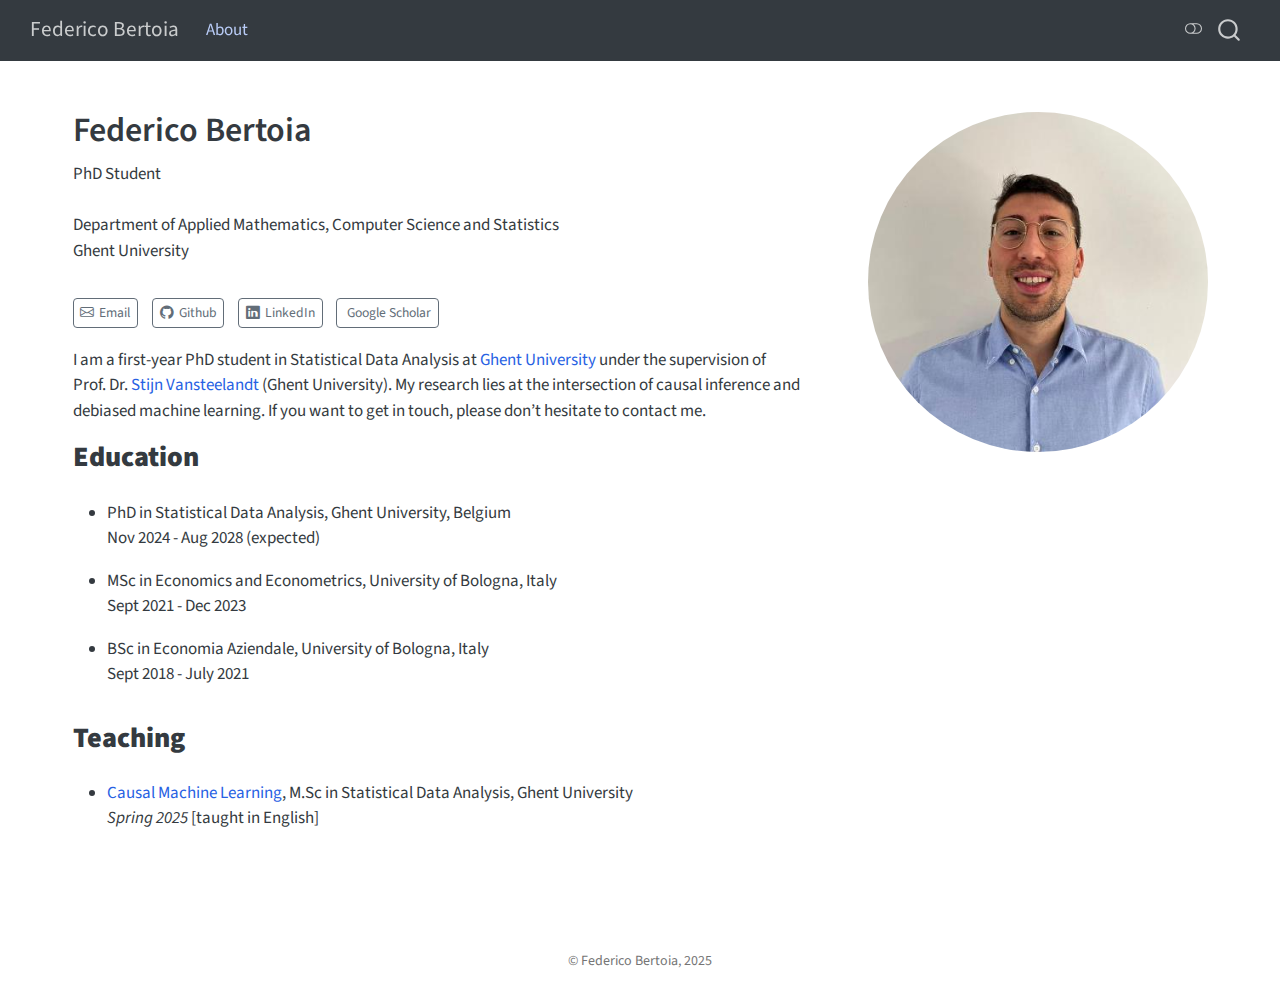
<file: index.html>
<!DOCTYPE html>
<html xmlns="http://www.w3.org/1999/xhtml" lang="en" xml:lang="en"><head>

<meta charset="utf-8">
<meta name="generator" content="quarto-1.6.42">

<meta name="viewport" content="width=device-width, initial-scale=1.0, user-scalable=yes">


<title>Federico Bertoia</title>
<style>
code{white-space: pre-wrap;}
span.smallcaps{font-variant: small-caps;}
div.columns{display: flex; gap: min(4vw, 1.5em);}
div.column{flex: auto; overflow-x: auto;}
div.hanging-indent{margin-left: 1.5em; text-indent: -1.5em;}
ul.task-list{list-style: none;}
ul.task-list li input[type="checkbox"] {
  width: 0.8em;
  margin: 0 0.8em 0.2em -1em; /* quarto-specific, see https://github.com/quarto-dev/quarto-cli/issues/4556 */ 
  vertical-align: middle;
}
</style>


<script src="site_libs/quarto-nav/quarto-nav.js"></script>
<script src="site_libs/quarto-nav/headroom.min.js"></script>
<script src="site_libs/clipboard/clipboard.min.js"></script>
<script src="site_libs/quarto-search/autocomplete.umd.js"></script>
<script src="site_libs/quarto-search/fuse.min.js"></script>
<script src="site_libs/quarto-search/quarto-search.js"></script>
<meta name="quarto:offset" content="./">
<script src="site_libs/quarto-html/quarto.js"></script>
<script src="site_libs/quarto-html/popper.min.js"></script>
<script src="site_libs/quarto-html/tippy.umd.min.js"></script>
<link href="site_libs/quarto-html/tippy.css" rel="stylesheet">
<link href="site_libs/quarto-html/quarto-syntax-highlighting-2f5df379a58b258e96c21c0638c20c03.css" rel="stylesheet" class="quarto-color-scheme" id="quarto-text-highlighting-styles">
<link href="site_libs/quarto-html/quarto-syntax-highlighting-dark-b53751a350365c71b6c909e95f209ed1.css" rel="prefetch" class="quarto-color-scheme quarto-color-alternate" id="quarto-text-highlighting-styles">
<script src="site_libs/bootstrap/bootstrap.min.js"></script>
<link href="site_libs/bootstrap/bootstrap-icons.css" rel="stylesheet">
<link href="site_libs/bootstrap/bootstrap-aa46d88f44b8608d880805adbee39327.min.css" rel="stylesheet" append-hash="true" class="quarto-color-scheme" id="quarto-bootstrap" data-mode="light">
<link href="site_libs/bootstrap/bootstrap-dark-e24376d01b5cb1720e929fc004be740a.min.css" rel="prefetch" append-hash="true" class="quarto-color-scheme quarto-color-alternate" id="quarto-bootstrap" data-mode="dark">
<script src="site_libs/quarto-contrib/iconify-2.1.0/iconify-icon.min.js"></script>
<script id="quarto-search-options" type="application/json">{
  "location": "navbar",
  "copy-button": false,
  "collapse-after": 3,
  "panel-placement": "end",
  "type": "overlay",
  "limit": 50,
  "keyboard-shortcut": [
    "f",
    "/",
    "s"
  ],
  "show-item-context": false,
  "language": {
    "search-no-results-text": "No results",
    "search-matching-documents-text": "matching documents",
    "search-copy-link-title": "Copy link to search",
    "search-hide-matches-text": "Hide additional matches",
    "search-more-match-text": "more match in this document",
    "search-more-matches-text": "more matches in this document",
    "search-clear-button-title": "Clear",
    "search-text-placeholder": "",
    "search-detached-cancel-button-title": "Cancel",
    "search-submit-button-title": "Submit",
    "search-label": "Search"
  }
}</script>


<link rel="stylesheet" href="styles.css">
</head>

<body class="nav-fixed">

<div id="quarto-search-results"></div>
  <header id="quarto-header" class="headroom fixed-top">
    <nav class="navbar navbar-expand-lg " data-bs-theme="dark">
      <div class="navbar-container container-fluid">
      <div class="navbar-brand-container mx-auto">
    <a class="navbar-brand" href="./index.html">
    <span class="navbar-title">Federico Bertoia</span>
    </a>
  </div>
            <div id="quarto-search" class="" title="Search"></div>
          <button class="navbar-toggler" type="button" data-bs-toggle="collapse" data-bs-target="#navbarCollapse" aria-controls="navbarCollapse" role="menu" aria-expanded="false" aria-label="Toggle navigation" onclick="if (window.quartoToggleHeadroom) { window.quartoToggleHeadroom(); }">
  <span class="navbar-toggler-icon"></span>
</button>
          <div class="collapse navbar-collapse" id="navbarCollapse">
            <ul class="navbar-nav navbar-nav-scroll me-auto">
  <li class="nav-item">
    <a class="nav-link active" href="./index.html" aria-current="page"> 
<span class="menu-text">About</span></a>
  </li>  
</ul>
          </div> <!-- /navcollapse -->
            <div class="quarto-navbar-tools">
  <a href="" class="quarto-color-scheme-toggle quarto-navigation-tool  px-1" onclick="window.quartoToggleColorScheme(); return false;" title="Toggle dark mode"><i class="bi"></i></a>
</div>
      </div> <!-- /container-fluid -->
    </nav>
</header>
<!-- content -->
<div id="quarto-content" class="quarto-container page-columns page-rows-contents page-layout-full page-navbar">
<!-- sidebar -->
<!-- margin-sidebar -->
    
<!-- main -->
<div class="quarto-about-solana column-page">
  <div class="about-entity">
    <div class="entity-contents">
      <header id="title-block-header" class="quarto-title-block default">
<div class="quarto-title">
<h1 class="title">Federico Bertoia</h1>
<p class="subtitle lead"></p><div class="line-block">PhD Student<br>
<br>
Department of Applied Mathematics, Computer Science and Statistics<br>
Ghent University</div><p></p>
</div>
<div class="quarto-title-meta column-page">
  </div>
</header> <div class="about-links">
  <a href="mailto:federico.bertoia@ugent.be" class="about-link" rel="" target="">
    <i class="bi bi-envelope"></i>
     <span class="about-link-text">Email</span>
  </a>
  <a href="https://github.com/FedericoBertoia" class="about-link" rel="" target="">
    <i class="bi bi-github"></i>
     <span class="about-link-text">Github</span>
  </a>
  <a href="https://www.linkedin.com/in/federicobertoia/" class="about-link" rel="" target="">
    <i class="bi bi-linkedin"></i>
     <span class="about-link-text">LinkedIn</span>
  </a>
  <a href="" class="about-link" rel="" target="">
     <span class="about-link-text"><iconify-icon inline="" icon="fa6-brands:google-scholar" aria-label="Icon google-scholar from fa6-brands Iconify.design set." title="Icon google-scholar from fa6-brands Iconify.design set."></iconify-icon> Google Scholar</span>
  </a>
</div>
      <div class="about-contents"><main class="content column-page" id="quarto-document-content">
<p>I am a first-year PhD student in Statistical Data Analysis at <a href="https://www.ugent.be/en" style="text-decoration: none">Ghent University</a> under the supervision of Prof.&nbsp;Dr.&nbsp;<a href="https://users.ugent.be/~svsteela/" style="text-decoration: none">Stijn Vansteelandt</a> (Ghent University). My research lies at the intersection of causal inference and debiased machine learning. If you want to get in touch, please don’t hesitate to contact me.</p>
<section id="education" class="level2">
<h2 data-anchor-id="education"><strong>Education</strong></h2>
<ul>
<li><p>PhD in Statistical Data Analysis, Ghent University, Belgium<br>
Nov 2024 - Aug 2028 (expected)</p></li>
<li><p>MSc in Economics and Econometrics, University of Bologna, Italy<br>
Sept 2021 - Dec 2023</p></li>
<li><p>BSc in Economia Aziendale, University of Bologna, Italy<br>
Sept 2018 - July 2021</p></li>
</ul>
</section>
<section id="teaching" class="level2">
<h2 data-anchor-id="teaching"><strong>Teaching</strong></h2>
<ul>
<li><a href="https://studiekiezer.ugent.be/2024/studiefiche/en/C004413" style="text-decoration: none">Causal Machine Learning</a>, M.Sc in Statistical Data Analysis, Ghent University<br>
<em>Spring 2025</em> [taught in English]</li>
</ul>


</section>
</main></div>
    </div>
    <img src="mypic.jpg" class="about-image
  round " style="height: 20em; width: 20em;">
  </div>
</div>
 <!-- /main -->
<script id="quarto-html-after-body" type="application/javascript">
window.document.addEventListener("DOMContentLoaded", function (event) {
  const toggleBodyColorMode = (bsSheetEl) => {
    const mode = bsSheetEl.getAttribute("data-mode");
    const bodyEl = window.document.querySelector("body");
    if (mode === "dark") {
      bodyEl.classList.add("quarto-dark");
      bodyEl.classList.remove("quarto-light");
    } else {
      bodyEl.classList.add("quarto-light");
      bodyEl.classList.remove("quarto-dark");
    }
  }
  const toggleBodyColorPrimary = () => {
    const bsSheetEl = window.document.querySelector("link#quarto-bootstrap");
    if (bsSheetEl) {
      toggleBodyColorMode(bsSheetEl);
    }
  }
  toggleBodyColorPrimary();  
  const disableStylesheet = (stylesheets) => {
    for (let i=0; i < stylesheets.length; i++) {
      const stylesheet = stylesheets[i];
      stylesheet.rel = 'prefetch';
    }
  }
  const enableStylesheet = (stylesheets) => {
    for (let i=0; i < stylesheets.length; i++) {
      const stylesheet = stylesheets[i];
      stylesheet.rel = 'stylesheet';
    }
  }
  const manageTransitions = (selector, allowTransitions) => {
    const els = window.document.querySelectorAll(selector);
    for (let i=0; i < els.length; i++) {
      const el = els[i];
      if (allowTransitions) {
        el.classList.remove('notransition');
      } else {
        el.classList.add('notransition');
      }
    }
  }
  const toggleGiscusIfUsed = (isAlternate, darkModeDefault) => {
    const baseTheme = document.querySelector('#giscus-base-theme')?.value ?? 'light';
    const alternateTheme = document.querySelector('#giscus-alt-theme')?.value ?? 'dark';
    let newTheme = '';
    if(darkModeDefault) {
      newTheme = isAlternate ? baseTheme : alternateTheme;
    } else {
      newTheme = isAlternate ? alternateTheme : baseTheme;
    }
    const changeGiscusTheme = () => {
      // From: https://github.com/giscus/giscus/issues/336
      const sendMessage = (message) => {
        const iframe = document.querySelector('iframe.giscus-frame');
        if (!iframe) return;
        iframe.contentWindow.postMessage({ giscus: message }, 'https://giscus.app');
      }
      sendMessage({
        setConfig: {
          theme: newTheme
        }
      });
    }
    const isGiscussLoaded = window.document.querySelector('iframe.giscus-frame') !== null;
    if (isGiscussLoaded) {
      changeGiscusTheme();
    }
  }
  const toggleColorMode = (alternate) => {
    // Switch the stylesheets
    const alternateStylesheets = window.document.querySelectorAll('link.quarto-color-scheme.quarto-color-alternate');
    manageTransitions('#quarto-margin-sidebar .nav-link', false);
    if (alternate) {
      enableStylesheet(alternateStylesheets);
      for (const sheetNode of alternateStylesheets) {
        if (sheetNode.id === "quarto-bootstrap") {
          toggleBodyColorMode(sheetNode);
        }
      }
    } else {
      disableStylesheet(alternateStylesheets);
      toggleBodyColorPrimary();
    }
    manageTransitions('#quarto-margin-sidebar .nav-link', true);
    // Switch the toggles
    const toggles = window.document.querySelectorAll('.quarto-color-scheme-toggle');
    for (let i=0; i < toggles.length; i++) {
      const toggle = toggles[i];
      if (toggle) {
        if (alternate) {
          toggle.classList.add("alternate");     
        } else {
          toggle.classList.remove("alternate");
        }
      }
    }
    // Hack to workaround the fact that safari doesn't
    // properly recolor the scrollbar when toggling (#1455)
    if (navigator.userAgent.indexOf('Safari') > 0 && navigator.userAgent.indexOf('Chrome') == -1) {
      manageTransitions("body", false);
      window.scrollTo(0, 1);
      setTimeout(() => {
        window.scrollTo(0, 0);
        manageTransitions("body", true);
      }, 40);  
    }
  }
  const isFileUrl = () => { 
    return window.location.protocol === 'file:';
  }
  const hasAlternateSentinel = () => {  
    let styleSentinel = getColorSchemeSentinel();
    if (styleSentinel !== null) {
      return styleSentinel === "alternate";
    } else {
      return false;
    }
  }
  const setStyleSentinel = (alternate) => {
    const value = alternate ? "alternate" : "default";
    if (!isFileUrl()) {
      window.localStorage.setItem("quarto-color-scheme", value);
    } else {
      localAlternateSentinel = value;
    }
  }
  const getColorSchemeSentinel = () => {
    if (!isFileUrl()) {
      const storageValue = window.localStorage.getItem("quarto-color-scheme");
      return storageValue != null ? storageValue : localAlternateSentinel;
    } else {
      return localAlternateSentinel;
    }
  }
  const darkModeDefault = false;
  let localAlternateSentinel = darkModeDefault ? 'alternate' : 'default';
  // Dark / light mode switch
  window.quartoToggleColorScheme = () => {
    // Read the current dark / light value 
    let toAlternate = !hasAlternateSentinel();
    toggleColorMode(toAlternate);
    setStyleSentinel(toAlternate);
    toggleGiscusIfUsed(toAlternate, darkModeDefault);
  };
  // Ensure there is a toggle, if there isn't float one in the top right
  if (window.document.querySelector('.quarto-color-scheme-toggle') === null) {
    const a = window.document.createElement('a');
    a.classList.add('top-right');
    a.classList.add('quarto-color-scheme-toggle');
    a.href = "";
    a.onclick = function() { try { window.quartoToggleColorScheme(); } catch {} return false; };
    const i = window.document.createElement("i");
    i.classList.add('bi');
    a.appendChild(i);
    window.document.body.appendChild(a);
  }
  // Switch to dark mode if need be
  if (hasAlternateSentinel()) {
    toggleColorMode(true);
  } else {
    toggleColorMode(false);
  }
  const isCodeAnnotation = (el) => {
    for (const clz of el.classList) {
      if (clz.startsWith('code-annotation-')) {                     
        return true;
      }
    }
    return false;
  }
  const onCopySuccess = function(e) {
    // button target
    const button = e.trigger;
    // don't keep focus
    button.blur();
    // flash "checked"
    button.classList.add('code-copy-button-checked');
    var currentTitle = button.getAttribute("title");
    button.setAttribute("title", "Copied!");
    let tooltip;
    if (window.bootstrap) {
      button.setAttribute("data-bs-toggle", "tooltip");
      button.setAttribute("data-bs-placement", "left");
      button.setAttribute("data-bs-title", "Copied!");
      tooltip = new bootstrap.Tooltip(button, 
        { trigger: "manual", 
          customClass: "code-copy-button-tooltip",
          offset: [0, -8]});
      tooltip.show();    
    }
    setTimeout(function() {
      if (tooltip) {
        tooltip.hide();
        button.removeAttribute("data-bs-title");
        button.removeAttribute("data-bs-toggle");
        button.removeAttribute("data-bs-placement");
      }
      button.setAttribute("title", currentTitle);
      button.classList.remove('code-copy-button-checked');
    }, 1000);
    // clear code selection
    e.clearSelection();
  }
  const getTextToCopy = function(trigger) {
      const codeEl = trigger.previousElementSibling.cloneNode(true);
      for (const childEl of codeEl.children) {
        if (isCodeAnnotation(childEl)) {
          childEl.remove();
        }
      }
      return codeEl.innerText;
  }
  const clipboard = new window.ClipboardJS('.code-copy-button:not([data-in-quarto-modal])', {
    text: getTextToCopy
  });
  clipboard.on('success', onCopySuccess);
  if (window.document.getElementById('quarto-embedded-source-code-modal')) {
    const clipboardModal = new window.ClipboardJS('.code-copy-button[data-in-quarto-modal]', {
      text: getTextToCopy,
      container: window.document.getElementById('quarto-embedded-source-code-modal')
    });
    clipboardModal.on('success', onCopySuccess);
  }
    var localhostRegex = new RegExp(/^(?:http|https):\/\/localhost\:?[0-9]*\//);
    var mailtoRegex = new RegExp(/^mailto:/);
      var filterRegex = new RegExp('/' + window.location.host + '/');
    var isInternal = (href) => {
        return filterRegex.test(href) || localhostRegex.test(href) || mailtoRegex.test(href);
    }
    // Inspect non-navigation links and adorn them if external
 	var links = window.document.querySelectorAll('a[href]:not(.nav-link):not(.navbar-brand):not(.toc-action):not(.sidebar-link):not(.sidebar-item-toggle):not(.pagination-link):not(.no-external):not([aria-hidden]):not(.dropdown-item):not(.quarto-navigation-tool):not(.about-link)');
    for (var i=0; i<links.length; i++) {
      const link = links[i];
      if (!isInternal(link.href)) {
        // undo the damage that might have been done by quarto-nav.js in the case of
        // links that we want to consider external
        if (link.dataset.originalHref !== undefined) {
          link.href = link.dataset.originalHref;
        }
      }
    }
  function tippyHover(el, contentFn, onTriggerFn, onUntriggerFn) {
    const config = {
      allowHTML: true,
      maxWidth: 500,
      delay: 100,
      arrow: false,
      appendTo: function(el) {
          return el.parentElement;
      },
      interactive: true,
      interactiveBorder: 10,
      theme: 'quarto',
      placement: 'bottom-start',
    };
    if (contentFn) {
      config.content = contentFn;
    }
    if (onTriggerFn) {
      config.onTrigger = onTriggerFn;
    }
    if (onUntriggerFn) {
      config.onUntrigger = onUntriggerFn;
    }
    window.tippy(el, config); 
  }
  const noterefs = window.document.querySelectorAll('a[role="doc-noteref"]');
  for (var i=0; i<noterefs.length; i++) {
    const ref = noterefs[i];
    tippyHover(ref, function() {
      // use id or data attribute instead here
      let href = ref.getAttribute('data-footnote-href') || ref.getAttribute('href');
      try { href = new URL(href).hash; } catch {}
      const id = href.replace(/^#\/?/, "");
      const note = window.document.getElementById(id);
      if (note) {
        return note.innerHTML;
      } else {
        return "";
      }
    });
  }
  const xrefs = window.document.querySelectorAll('a.quarto-xref');
  const processXRef = (id, note) => {
    // Strip column container classes
    const stripColumnClz = (el) => {
      el.classList.remove("page-full", "page-columns");
      if (el.children) {
        for (const child of el.children) {
          stripColumnClz(child);
        }
      }
    }
    stripColumnClz(note)
    if (id === null || id.startsWith('sec-')) {
      // Special case sections, only their first couple elements
      const container = document.createElement("div");
      if (note.children && note.children.length > 2) {
        container.appendChild(note.children[0].cloneNode(true));
        for (let i = 1; i < note.children.length; i++) {
          const child = note.children[i];
          if (child.tagName === "P" && child.innerText === "") {
            continue;
          } else {
            container.appendChild(child.cloneNode(true));
            break;
          }
        }
        if (window.Quarto?.typesetMath) {
          window.Quarto.typesetMath(container);
        }
        return container.innerHTML
      } else {
        if (window.Quarto?.typesetMath) {
          window.Quarto.typesetMath(note);
        }
        return note.innerHTML;
      }
    } else {
      // Remove any anchor links if they are present
      const anchorLink = note.querySelector('a.anchorjs-link');
      if (anchorLink) {
        anchorLink.remove();
      }
      if (window.Quarto?.typesetMath) {
        window.Quarto.typesetMath(note);
      }
      if (note.classList.contains("callout")) {
        return note.outerHTML;
      } else {
        return note.innerHTML;
      }
    }
  }
  for (var i=0; i<xrefs.length; i++) {
    const xref = xrefs[i];
    tippyHover(xref, undefined, function(instance) {
      instance.disable();
      let url = xref.getAttribute('href');
      let hash = undefined; 
      if (url.startsWith('#')) {
        hash = url;
      } else {
        try { hash = new URL(url).hash; } catch {}
      }
      if (hash) {
        const id = hash.replace(/^#\/?/, "");
        const note = window.document.getElementById(id);
        if (note !== null) {
          try {
            const html = processXRef(id, note.cloneNode(true));
            instance.setContent(html);
          } finally {
            instance.enable();
            instance.show();
          }
        } else {
          // See if we can fetch this
          fetch(url.split('#')[0])
          .then(res => res.text())
          .then(html => {
            const parser = new DOMParser();
            const htmlDoc = parser.parseFromString(html, "text/html");
            const note = htmlDoc.getElementById(id);
            if (note !== null) {
              const html = processXRef(id, note);
              instance.setContent(html);
            } 
          }).finally(() => {
            instance.enable();
            instance.show();
          });
        }
      } else {
        // See if we can fetch a full url (with no hash to target)
        // This is a special case and we should probably do some content thinning / targeting
        fetch(url)
        .then(res => res.text())
        .then(html => {
          const parser = new DOMParser();
          const htmlDoc = parser.parseFromString(html, "text/html");
          const note = htmlDoc.querySelector('main.content');
          if (note !== null) {
            // This should only happen for chapter cross references
            // (since there is no id in the URL)
            // remove the first header
            if (note.children.length > 0 && note.children[0].tagName === "HEADER") {
              note.children[0].remove();
            }
            const html = processXRef(null, note);
            instance.setContent(html);
          } 
        }).finally(() => {
          instance.enable();
          instance.show();
        });
      }
    }, function(instance) {
    });
  }
      let selectedAnnoteEl;
      const selectorForAnnotation = ( cell, annotation) => {
        let cellAttr = 'data-code-cell="' + cell + '"';
        let lineAttr = 'data-code-annotation="' +  annotation + '"';
        const selector = 'span[' + cellAttr + '][' + lineAttr + ']';
        return selector;
      }
      const selectCodeLines = (annoteEl) => {
        const doc = window.document;
        const targetCell = annoteEl.getAttribute("data-target-cell");
        const targetAnnotation = annoteEl.getAttribute("data-target-annotation");
        const annoteSpan = window.document.querySelector(selectorForAnnotation(targetCell, targetAnnotation));
        const lines = annoteSpan.getAttribute("data-code-lines").split(",");
        const lineIds = lines.map((line) => {
          return targetCell + "-" + line;
        })
        let top = null;
        let height = null;
        let parent = null;
        if (lineIds.length > 0) {
            //compute the position of the single el (top and bottom and make a div)
            const el = window.document.getElementById(lineIds[0]);
            top = el.offsetTop;
            height = el.offsetHeight;
            parent = el.parentElement.parentElement;
          if (lineIds.length > 1) {
            const lastEl = window.document.getElementById(lineIds[lineIds.length - 1]);
            const bottom = lastEl.offsetTop + lastEl.offsetHeight;
            height = bottom - top;
          }
          if (top !== null && height !== null && parent !== null) {
            // cook up a div (if necessary) and position it 
            let div = window.document.getElementById("code-annotation-line-highlight");
            if (div === null) {
              div = window.document.createElement("div");
              div.setAttribute("id", "code-annotation-line-highlight");
              div.style.position = 'absolute';
              parent.appendChild(div);
            }
            div.style.top = top - 2 + "px";
            div.style.height = height + 4 + "px";
            div.style.left = 0;
            let gutterDiv = window.document.getElementById("code-annotation-line-highlight-gutter");
            if (gutterDiv === null) {
              gutterDiv = window.document.createElement("div");
              gutterDiv.setAttribute("id", "code-annotation-line-highlight-gutter");
              gutterDiv.style.position = 'absolute';
              const codeCell = window.document.getElementById(targetCell);
              const gutter = codeCell.querySelector('.code-annotation-gutter');
              gutter.appendChild(gutterDiv);
            }
            gutterDiv.style.top = top - 2 + "px";
            gutterDiv.style.height = height + 4 + "px";
          }
          selectedAnnoteEl = annoteEl;
        }
      };
      const unselectCodeLines = () => {
        const elementsIds = ["code-annotation-line-highlight", "code-annotation-line-highlight-gutter"];
        elementsIds.forEach((elId) => {
          const div = window.document.getElementById(elId);
          if (div) {
            div.remove();
          }
        });
        selectedAnnoteEl = undefined;
      };
        // Handle positioning of the toggle
    window.addEventListener(
      "resize",
      throttle(() => {
        elRect = undefined;
        if (selectedAnnoteEl) {
          selectCodeLines(selectedAnnoteEl);
        }
      }, 10)
    );
    function throttle(fn, ms) {
    let throttle = false;
    let timer;
      return (...args) => {
        if(!throttle) { // first call gets through
            fn.apply(this, args);
            throttle = true;
        } else { // all the others get throttled
            if(timer) clearTimeout(timer); // cancel #2
            timer = setTimeout(() => {
              fn.apply(this, args);
              timer = throttle = false;
            }, ms);
        }
      };
    }
      // Attach click handler to the DT
      const annoteDls = window.document.querySelectorAll('dt[data-target-cell]');
      for (const annoteDlNode of annoteDls) {
        annoteDlNode.addEventListener('click', (event) => {
          const clickedEl = event.target;
          if (clickedEl !== selectedAnnoteEl) {
            unselectCodeLines();
            const activeEl = window.document.querySelector('dt[data-target-cell].code-annotation-active');
            if (activeEl) {
              activeEl.classList.remove('code-annotation-active');
            }
            selectCodeLines(clickedEl);
            clickedEl.classList.add('code-annotation-active');
          } else {
            // Unselect the line
            unselectCodeLines();
            clickedEl.classList.remove('code-annotation-active');
          }
        });
      }
  const findCites = (el) => {
    const parentEl = el.parentElement;
    if (parentEl) {
      const cites = parentEl.dataset.cites;
      if (cites) {
        return {
          el,
          cites: cites.split(' ')
        };
      } else {
        return findCites(el.parentElement)
      }
    } else {
      return undefined;
    }
  };
  var bibliorefs = window.document.querySelectorAll('a[role="doc-biblioref"]');
  for (var i=0; i<bibliorefs.length; i++) {
    const ref = bibliorefs[i];
    const citeInfo = findCites(ref);
    if (citeInfo) {
      tippyHover(citeInfo.el, function() {
        var popup = window.document.createElement('div');
        citeInfo.cites.forEach(function(cite) {
          var citeDiv = window.document.createElement('div');
          citeDiv.classList.add('hanging-indent');
          citeDiv.classList.add('csl-entry');
          var biblioDiv = window.document.getElementById('ref-' + cite);
          if (biblioDiv) {
            citeDiv.innerHTML = biblioDiv.innerHTML;
          }
          popup.appendChild(citeDiv);
        });
        return popup.innerHTML;
      });
    }
  }
});
</script>
</div> <!-- /content -->
<footer class="footer">
  <div class="nav-footer">
    <div class="nav-footer-left">
      &nbsp;
    </div>   
    <div class="nav-footer-center">
<p>© Federico Bertoia, 2025</p>
</div>
    <div class="nav-footer-right">
      &nbsp;
    </div>
  </div>
</footer>




</body></html>
</file>
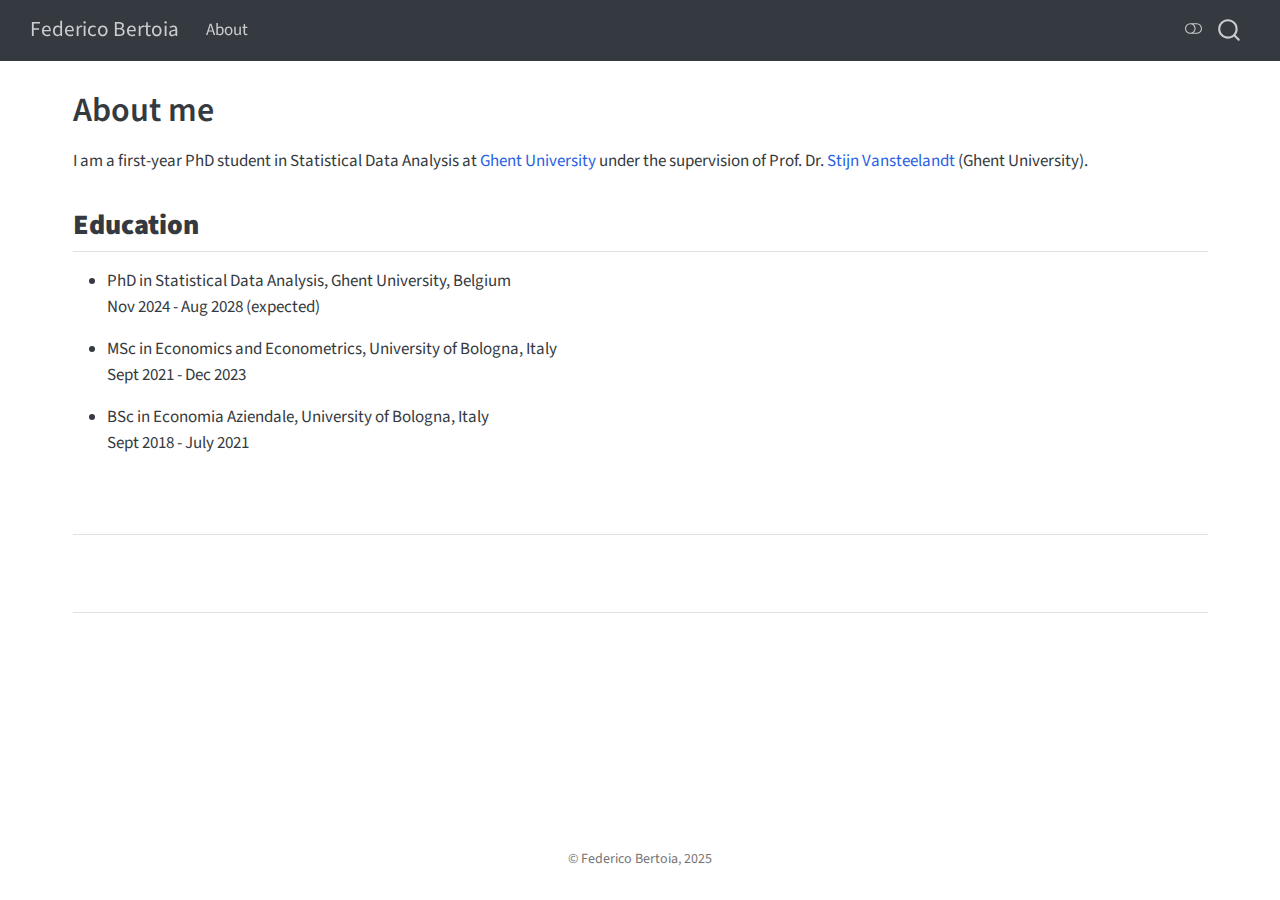
<file: aboutme.html>
<!DOCTYPE html>
<html xmlns="http://www.w3.org/1999/xhtml" lang="en" xml:lang="en"><head>

<meta charset="utf-8">
<meta name="generator" content="quarto-1.6.42">

<meta name="viewport" content="width=device-width, initial-scale=1.0, user-scalable=yes">


<title>About me – Federico Bertoia</title>
<style>
code{white-space: pre-wrap;}
span.smallcaps{font-variant: small-caps;}
div.columns{display: flex; gap: min(4vw, 1.5em);}
div.column{flex: auto; overflow-x: auto;}
div.hanging-indent{margin-left: 1.5em; text-indent: -1.5em;}
ul.task-list{list-style: none;}
ul.task-list li input[type="checkbox"] {
  width: 0.8em;
  margin: 0 0.8em 0.2em -1em; /* quarto-specific, see https://github.com/quarto-dev/quarto-cli/issues/4556 */ 
  vertical-align: middle;
}
</style>


<script src="site_libs/quarto-nav/quarto-nav.js"></script>
<script src="site_libs/quarto-nav/headroom.min.js"></script>
<script src="site_libs/clipboard/clipboard.min.js"></script>
<script src="site_libs/quarto-search/autocomplete.umd.js"></script>
<script src="site_libs/quarto-search/fuse.min.js"></script>
<script src="site_libs/quarto-search/quarto-search.js"></script>
<meta name="quarto:offset" content="./">
<script src="site_libs/quarto-html/quarto.js"></script>
<script src="site_libs/quarto-html/popper.min.js"></script>
<script src="site_libs/quarto-html/tippy.umd.min.js"></script>
<script src="site_libs/quarto-html/anchor.min.js"></script>
<link href="site_libs/quarto-html/tippy.css" rel="stylesheet">
<link href="site_libs/quarto-html/quarto-syntax-highlighting-2f5df379a58b258e96c21c0638c20c03.css" rel="stylesheet" class="quarto-color-scheme" id="quarto-text-highlighting-styles">
<link href="site_libs/quarto-html/quarto-syntax-highlighting-dark-b53751a350365c71b6c909e95f209ed1.css" rel="prefetch" class="quarto-color-scheme quarto-color-alternate" id="quarto-text-highlighting-styles">
<script src="site_libs/bootstrap/bootstrap.min.js"></script>
<link href="site_libs/bootstrap/bootstrap-icons.css" rel="stylesheet">
<link href="site_libs/bootstrap/bootstrap-aa46d88f44b8608d880805adbee39327.min.css" rel="stylesheet" append-hash="true" class="quarto-color-scheme" id="quarto-bootstrap" data-mode="light">
<link href="site_libs/bootstrap/bootstrap-dark-e24376d01b5cb1720e929fc004be740a.min.css" rel="prefetch" append-hash="true" class="quarto-color-scheme quarto-color-alternate" id="quarto-bootstrap" data-mode="dark">
<script id="quarto-search-options" type="application/json">{
  "location": "navbar",
  "copy-button": false,
  "collapse-after": 3,
  "panel-placement": "end",
  "type": "overlay",
  "limit": 50,
  "keyboard-shortcut": [
    "f",
    "/",
    "s"
  ],
  "show-item-context": false,
  "language": {
    "search-no-results-text": "No results",
    "search-matching-documents-text": "matching documents",
    "search-copy-link-title": "Copy link to search",
    "search-hide-matches-text": "Hide additional matches",
    "search-more-match-text": "more match in this document",
    "search-more-matches-text": "more matches in this document",
    "search-clear-button-title": "Clear",
    "search-text-placeholder": "",
    "search-detached-cancel-button-title": "Cancel",
    "search-submit-button-title": "Submit",
    "search-label": "Search"
  }
}</script>


<link rel="stylesheet" href="styles.css">
</head>

<body class="nav-fixed">

<div id="quarto-search-results"></div>
  <header id="quarto-header" class="headroom fixed-top">
    <nav class="navbar navbar-expand-lg " data-bs-theme="dark">
      <div class="navbar-container container-fluid">
      <div class="navbar-brand-container mx-auto">
    <a class="navbar-brand" href="./index.html">
    <span class="navbar-title">Federico Bertoia</span>
    </a>
  </div>
            <div id="quarto-search" class="" title="Search"></div>
          <button class="navbar-toggler" type="button" data-bs-toggle="collapse" data-bs-target="#navbarCollapse" aria-controls="navbarCollapse" role="menu" aria-expanded="false" aria-label="Toggle navigation" onclick="if (window.quartoToggleHeadroom) { window.quartoToggleHeadroom(); }">
  <span class="navbar-toggler-icon"></span>
</button>
          <div class="collapse navbar-collapse" id="navbarCollapse">
            <ul class="navbar-nav navbar-nav-scroll me-auto">
  <li class="nav-item">
    <a class="nav-link" href="./index.html"> 
<span class="menu-text">About</span></a>
  </li>  
</ul>
          </div> <!-- /navcollapse -->
            <div class="quarto-navbar-tools">
  <a href="" class="quarto-color-scheme-toggle quarto-navigation-tool  px-1" onclick="window.quartoToggleColorScheme(); return false;" title="Toggle dark mode"><i class="bi"></i></a>
</div>
      </div> <!-- /container-fluid -->
    </nav>
</header>
<!-- content -->
<div id="quarto-content" class="quarto-container page-columns page-rows-contents page-layout-full page-navbar">
<!-- sidebar -->
<!-- margin-sidebar -->
    
<!-- main -->
<main class="content column-page" id="quarto-document-content">

<header id="title-block-header" class="quarto-title-block default">
<div class="quarto-title">
<h1 class="title">About me</h1>
</div>



<div class="quarto-title-meta column-page">

    
  
    
  </div>
  


</header>


<p>I am a first-year PhD student in Statistical Data Analysis at <a href="https://www.ugent.be/en" style="text-decoration: none">Ghent University</a> under the supervision of Prof.&nbsp;Dr.&nbsp;<a href="https://users.ugent.be/~svsteela/" style="text-decoration: none">Stijn Vansteelandt</a> (Ghent University).</p>
<section id="section" class="level1">
<h1></h1>
<section id="education" class="level2">
<h2 class="anchored" data-anchor-id="education"><strong>Education</strong></h2>
<ul>
<li><p>PhD in Statistical Data Analysis, Ghent University, Belgium<br>
Nov 2024 - Aug 2028 (expected)</p></li>
<li><p>MSc in Economics and Econometrics, University of Bologna, Italy<br>
Sept 2021 - Dec 2023</p></li>
<li><p>BSc in Economia Aziendale, University of Bologna, Italy<br>
Sept 2018 - July 2021</p></li>
</ul>
</section>
<section id="section-1" class="level2">
<h2 class="anchored" data-anchor-id="section-1"></h2>
</section>
<section id="section-2" class="level2">
<h2 class="anchored" data-anchor-id="section-2"></h2>


</section>
</section>

</main> <!-- /main -->
<script id="quarto-html-after-body" type="application/javascript">
window.document.addEventListener("DOMContentLoaded", function (event) {
  const toggleBodyColorMode = (bsSheetEl) => {
    const mode = bsSheetEl.getAttribute("data-mode");
    const bodyEl = window.document.querySelector("body");
    if (mode === "dark") {
      bodyEl.classList.add("quarto-dark");
      bodyEl.classList.remove("quarto-light");
    } else {
      bodyEl.classList.add("quarto-light");
      bodyEl.classList.remove("quarto-dark");
    }
  }
  const toggleBodyColorPrimary = () => {
    const bsSheetEl = window.document.querySelector("link#quarto-bootstrap");
    if (bsSheetEl) {
      toggleBodyColorMode(bsSheetEl);
    }
  }
  toggleBodyColorPrimary();  
  const disableStylesheet = (stylesheets) => {
    for (let i=0; i < stylesheets.length; i++) {
      const stylesheet = stylesheets[i];
      stylesheet.rel = 'prefetch';
    }
  }
  const enableStylesheet = (stylesheets) => {
    for (let i=0; i < stylesheets.length; i++) {
      const stylesheet = stylesheets[i];
      stylesheet.rel = 'stylesheet';
    }
  }
  const manageTransitions = (selector, allowTransitions) => {
    const els = window.document.querySelectorAll(selector);
    for (let i=0; i < els.length; i++) {
      const el = els[i];
      if (allowTransitions) {
        el.classList.remove('notransition');
      } else {
        el.classList.add('notransition');
      }
    }
  }
  const toggleGiscusIfUsed = (isAlternate, darkModeDefault) => {
    const baseTheme = document.querySelector('#giscus-base-theme')?.value ?? 'light';
    const alternateTheme = document.querySelector('#giscus-alt-theme')?.value ?? 'dark';
    let newTheme = '';
    if(darkModeDefault) {
      newTheme = isAlternate ? baseTheme : alternateTheme;
    } else {
      newTheme = isAlternate ? alternateTheme : baseTheme;
    }
    const changeGiscusTheme = () => {
      // From: https://github.com/giscus/giscus/issues/336
      const sendMessage = (message) => {
        const iframe = document.querySelector('iframe.giscus-frame');
        if (!iframe) return;
        iframe.contentWindow.postMessage({ giscus: message }, 'https://giscus.app');
      }
      sendMessage({
        setConfig: {
          theme: newTheme
        }
      });
    }
    const isGiscussLoaded = window.document.querySelector('iframe.giscus-frame') !== null;
    if (isGiscussLoaded) {
      changeGiscusTheme();
    }
  }
  const toggleColorMode = (alternate) => {
    // Switch the stylesheets
    const alternateStylesheets = window.document.querySelectorAll('link.quarto-color-scheme.quarto-color-alternate');
    manageTransitions('#quarto-margin-sidebar .nav-link', false);
    if (alternate) {
      enableStylesheet(alternateStylesheets);
      for (const sheetNode of alternateStylesheets) {
        if (sheetNode.id === "quarto-bootstrap") {
          toggleBodyColorMode(sheetNode);
        }
      }
    } else {
      disableStylesheet(alternateStylesheets);
      toggleBodyColorPrimary();
    }
    manageTransitions('#quarto-margin-sidebar .nav-link', true);
    // Switch the toggles
    const toggles = window.document.querySelectorAll('.quarto-color-scheme-toggle');
    for (let i=0; i < toggles.length; i++) {
      const toggle = toggles[i];
      if (toggle) {
        if (alternate) {
          toggle.classList.add("alternate");     
        } else {
          toggle.classList.remove("alternate");
        }
      }
    }
    // Hack to workaround the fact that safari doesn't
    // properly recolor the scrollbar when toggling (#1455)
    if (navigator.userAgent.indexOf('Safari') > 0 && navigator.userAgent.indexOf('Chrome') == -1) {
      manageTransitions("body", false);
      window.scrollTo(0, 1);
      setTimeout(() => {
        window.scrollTo(0, 0);
        manageTransitions("body", true);
      }, 40);  
    }
  }
  const isFileUrl = () => { 
    return window.location.protocol === 'file:';
  }
  const hasAlternateSentinel = () => {  
    let styleSentinel = getColorSchemeSentinel();
    if (styleSentinel !== null) {
      return styleSentinel === "alternate";
    } else {
      return false;
    }
  }
  const setStyleSentinel = (alternate) => {
    const value = alternate ? "alternate" : "default";
    if (!isFileUrl()) {
      window.localStorage.setItem("quarto-color-scheme", value);
    } else {
      localAlternateSentinel = value;
    }
  }
  const getColorSchemeSentinel = () => {
    if (!isFileUrl()) {
      const storageValue = window.localStorage.getItem("quarto-color-scheme");
      return storageValue != null ? storageValue : localAlternateSentinel;
    } else {
      return localAlternateSentinel;
    }
  }
  const darkModeDefault = false;
  let localAlternateSentinel = darkModeDefault ? 'alternate' : 'default';
  // Dark / light mode switch
  window.quartoToggleColorScheme = () => {
    // Read the current dark / light value 
    let toAlternate = !hasAlternateSentinel();
    toggleColorMode(toAlternate);
    setStyleSentinel(toAlternate);
    toggleGiscusIfUsed(toAlternate, darkModeDefault);
  };
  // Ensure there is a toggle, if there isn't float one in the top right
  if (window.document.querySelector('.quarto-color-scheme-toggle') === null) {
    const a = window.document.createElement('a');
    a.classList.add('top-right');
    a.classList.add('quarto-color-scheme-toggle');
    a.href = "";
    a.onclick = function() { try { window.quartoToggleColorScheme(); } catch {} return false; };
    const i = window.document.createElement("i");
    i.classList.add('bi');
    a.appendChild(i);
    window.document.body.appendChild(a);
  }
  // Switch to dark mode if need be
  if (hasAlternateSentinel()) {
    toggleColorMode(true);
  } else {
    toggleColorMode(false);
  }
  const icon = "";
  const anchorJS = new window.AnchorJS();
  anchorJS.options = {
    placement: 'right',
    icon: icon
  };
  anchorJS.add('.anchored');
  const isCodeAnnotation = (el) => {
    for (const clz of el.classList) {
      if (clz.startsWith('code-annotation-')) {                     
        return true;
      }
    }
    return false;
  }
  const onCopySuccess = function(e) {
    // button target
    const button = e.trigger;
    // don't keep focus
    button.blur();
    // flash "checked"
    button.classList.add('code-copy-button-checked');
    var currentTitle = button.getAttribute("title");
    button.setAttribute("title", "Copied!");
    let tooltip;
    if (window.bootstrap) {
      button.setAttribute("data-bs-toggle", "tooltip");
      button.setAttribute("data-bs-placement", "left");
      button.setAttribute("data-bs-title", "Copied!");
      tooltip = new bootstrap.Tooltip(button, 
        { trigger: "manual", 
          customClass: "code-copy-button-tooltip",
          offset: [0, -8]});
      tooltip.show();    
    }
    setTimeout(function() {
      if (tooltip) {
        tooltip.hide();
        button.removeAttribute("data-bs-title");
        button.removeAttribute("data-bs-toggle");
        button.removeAttribute("data-bs-placement");
      }
      button.setAttribute("title", currentTitle);
      button.classList.remove('code-copy-button-checked');
    }, 1000);
    // clear code selection
    e.clearSelection();
  }
  const getTextToCopy = function(trigger) {
      const codeEl = trigger.previousElementSibling.cloneNode(true);
      for (const childEl of codeEl.children) {
        if (isCodeAnnotation(childEl)) {
          childEl.remove();
        }
      }
      return codeEl.innerText;
  }
  const clipboard = new window.ClipboardJS('.code-copy-button:not([data-in-quarto-modal])', {
    text: getTextToCopy
  });
  clipboard.on('success', onCopySuccess);
  if (window.document.getElementById('quarto-embedded-source-code-modal')) {
    const clipboardModal = new window.ClipboardJS('.code-copy-button[data-in-quarto-modal]', {
      text: getTextToCopy,
      container: window.document.getElementById('quarto-embedded-source-code-modal')
    });
    clipboardModal.on('success', onCopySuccess);
  }
    var localhostRegex = new RegExp(/^(?:http|https):\/\/localhost\:?[0-9]*\//);
    var mailtoRegex = new RegExp(/^mailto:/);
      var filterRegex = new RegExp('/' + window.location.host + '/');
    var isInternal = (href) => {
        return filterRegex.test(href) || localhostRegex.test(href) || mailtoRegex.test(href);
    }
    // Inspect non-navigation links and adorn them if external
 	var links = window.document.querySelectorAll('a[href]:not(.nav-link):not(.navbar-brand):not(.toc-action):not(.sidebar-link):not(.sidebar-item-toggle):not(.pagination-link):not(.no-external):not([aria-hidden]):not(.dropdown-item):not(.quarto-navigation-tool):not(.about-link)');
    for (var i=0; i<links.length; i++) {
      const link = links[i];
      if (!isInternal(link.href)) {
        // undo the damage that might have been done by quarto-nav.js in the case of
        // links that we want to consider external
        if (link.dataset.originalHref !== undefined) {
          link.href = link.dataset.originalHref;
        }
      }
    }
  function tippyHover(el, contentFn, onTriggerFn, onUntriggerFn) {
    const config = {
      allowHTML: true,
      maxWidth: 500,
      delay: 100,
      arrow: false,
      appendTo: function(el) {
          return el.parentElement;
      },
      interactive: true,
      interactiveBorder: 10,
      theme: 'quarto',
      placement: 'bottom-start',
    };
    if (contentFn) {
      config.content = contentFn;
    }
    if (onTriggerFn) {
      config.onTrigger = onTriggerFn;
    }
    if (onUntriggerFn) {
      config.onUntrigger = onUntriggerFn;
    }
    window.tippy(el, config); 
  }
  const noterefs = window.document.querySelectorAll('a[role="doc-noteref"]');
  for (var i=0; i<noterefs.length; i++) {
    const ref = noterefs[i];
    tippyHover(ref, function() {
      // use id or data attribute instead here
      let href = ref.getAttribute('data-footnote-href') || ref.getAttribute('href');
      try { href = new URL(href).hash; } catch {}
      const id = href.replace(/^#\/?/, "");
      const note = window.document.getElementById(id);
      if (note) {
        return note.innerHTML;
      } else {
        return "";
      }
    });
  }
  const xrefs = window.document.querySelectorAll('a.quarto-xref');
  const processXRef = (id, note) => {
    // Strip column container classes
    const stripColumnClz = (el) => {
      el.classList.remove("page-full", "page-columns");
      if (el.children) {
        for (const child of el.children) {
          stripColumnClz(child);
        }
      }
    }
    stripColumnClz(note)
    if (id === null || id.startsWith('sec-')) {
      // Special case sections, only their first couple elements
      const container = document.createElement("div");
      if (note.children && note.children.length > 2) {
        container.appendChild(note.children[0].cloneNode(true));
        for (let i = 1; i < note.children.length; i++) {
          const child = note.children[i];
          if (child.tagName === "P" && child.innerText === "") {
            continue;
          } else {
            container.appendChild(child.cloneNode(true));
            break;
          }
        }
        if (window.Quarto?.typesetMath) {
          window.Quarto.typesetMath(container);
        }
        return container.innerHTML
      } else {
        if (window.Quarto?.typesetMath) {
          window.Quarto.typesetMath(note);
        }
        return note.innerHTML;
      }
    } else {
      // Remove any anchor links if they are present
      const anchorLink = note.querySelector('a.anchorjs-link');
      if (anchorLink) {
        anchorLink.remove();
      }
      if (window.Quarto?.typesetMath) {
        window.Quarto.typesetMath(note);
      }
      if (note.classList.contains("callout")) {
        return note.outerHTML;
      } else {
        return note.innerHTML;
      }
    }
  }
  for (var i=0; i<xrefs.length; i++) {
    const xref = xrefs[i];
    tippyHover(xref, undefined, function(instance) {
      instance.disable();
      let url = xref.getAttribute('href');
      let hash = undefined; 
      if (url.startsWith('#')) {
        hash = url;
      } else {
        try { hash = new URL(url).hash; } catch {}
      }
      if (hash) {
        const id = hash.replace(/^#\/?/, "");
        const note = window.document.getElementById(id);
        if (note !== null) {
          try {
            const html = processXRef(id, note.cloneNode(true));
            instance.setContent(html);
          } finally {
            instance.enable();
            instance.show();
          }
        } else {
          // See if we can fetch this
          fetch(url.split('#')[0])
          .then(res => res.text())
          .then(html => {
            const parser = new DOMParser();
            const htmlDoc = parser.parseFromString(html, "text/html");
            const note = htmlDoc.getElementById(id);
            if (note !== null) {
              const html = processXRef(id, note);
              instance.setContent(html);
            } 
          }).finally(() => {
            instance.enable();
            instance.show();
          });
        }
      } else {
        // See if we can fetch a full url (with no hash to target)
        // This is a special case and we should probably do some content thinning / targeting
        fetch(url)
        .then(res => res.text())
        .then(html => {
          const parser = new DOMParser();
          const htmlDoc = parser.parseFromString(html, "text/html");
          const note = htmlDoc.querySelector('main.content');
          if (note !== null) {
            // This should only happen for chapter cross references
            // (since there is no id in the URL)
            // remove the first header
            if (note.children.length > 0 && note.children[0].tagName === "HEADER") {
              note.children[0].remove();
            }
            const html = processXRef(null, note);
            instance.setContent(html);
          } 
        }).finally(() => {
          instance.enable();
          instance.show();
        });
      }
    }, function(instance) {
    });
  }
      let selectedAnnoteEl;
      const selectorForAnnotation = ( cell, annotation) => {
        let cellAttr = 'data-code-cell="' + cell + '"';
        let lineAttr = 'data-code-annotation="' +  annotation + '"';
        const selector = 'span[' + cellAttr + '][' + lineAttr + ']';
        return selector;
      }
      const selectCodeLines = (annoteEl) => {
        const doc = window.document;
        const targetCell = annoteEl.getAttribute("data-target-cell");
        const targetAnnotation = annoteEl.getAttribute("data-target-annotation");
        const annoteSpan = window.document.querySelector(selectorForAnnotation(targetCell, targetAnnotation));
        const lines = annoteSpan.getAttribute("data-code-lines").split(",");
        const lineIds = lines.map((line) => {
          return targetCell + "-" + line;
        })
        let top = null;
        let height = null;
        let parent = null;
        if (lineIds.length > 0) {
            //compute the position of the single el (top and bottom and make a div)
            const el = window.document.getElementById(lineIds[0]);
            top = el.offsetTop;
            height = el.offsetHeight;
            parent = el.parentElement.parentElement;
          if (lineIds.length > 1) {
            const lastEl = window.document.getElementById(lineIds[lineIds.length - 1]);
            const bottom = lastEl.offsetTop + lastEl.offsetHeight;
            height = bottom - top;
          }
          if (top !== null && height !== null && parent !== null) {
            // cook up a div (if necessary) and position it 
            let div = window.document.getElementById("code-annotation-line-highlight");
            if (div === null) {
              div = window.document.createElement("div");
              div.setAttribute("id", "code-annotation-line-highlight");
              div.style.position = 'absolute';
              parent.appendChild(div);
            }
            div.style.top = top - 2 + "px";
            div.style.height = height + 4 + "px";
            div.style.left = 0;
            let gutterDiv = window.document.getElementById("code-annotation-line-highlight-gutter");
            if (gutterDiv === null) {
              gutterDiv = window.document.createElement("div");
              gutterDiv.setAttribute("id", "code-annotation-line-highlight-gutter");
              gutterDiv.style.position = 'absolute';
              const codeCell = window.document.getElementById(targetCell);
              const gutter = codeCell.querySelector('.code-annotation-gutter');
              gutter.appendChild(gutterDiv);
            }
            gutterDiv.style.top = top - 2 + "px";
            gutterDiv.style.height = height + 4 + "px";
          }
          selectedAnnoteEl = annoteEl;
        }
      };
      const unselectCodeLines = () => {
        const elementsIds = ["code-annotation-line-highlight", "code-annotation-line-highlight-gutter"];
        elementsIds.forEach((elId) => {
          const div = window.document.getElementById(elId);
          if (div) {
            div.remove();
          }
        });
        selectedAnnoteEl = undefined;
      };
        // Handle positioning of the toggle
    window.addEventListener(
      "resize",
      throttle(() => {
        elRect = undefined;
        if (selectedAnnoteEl) {
          selectCodeLines(selectedAnnoteEl);
        }
      }, 10)
    );
    function throttle(fn, ms) {
    let throttle = false;
    let timer;
      return (...args) => {
        if(!throttle) { // first call gets through
            fn.apply(this, args);
            throttle = true;
        } else { // all the others get throttled
            if(timer) clearTimeout(timer); // cancel #2
            timer = setTimeout(() => {
              fn.apply(this, args);
              timer = throttle = false;
            }, ms);
        }
      };
    }
      // Attach click handler to the DT
      const annoteDls = window.document.querySelectorAll('dt[data-target-cell]');
      for (const annoteDlNode of annoteDls) {
        annoteDlNode.addEventListener('click', (event) => {
          const clickedEl = event.target;
          if (clickedEl !== selectedAnnoteEl) {
            unselectCodeLines();
            const activeEl = window.document.querySelector('dt[data-target-cell].code-annotation-active');
            if (activeEl) {
              activeEl.classList.remove('code-annotation-active');
            }
            selectCodeLines(clickedEl);
            clickedEl.classList.add('code-annotation-active');
          } else {
            // Unselect the line
            unselectCodeLines();
            clickedEl.classList.remove('code-annotation-active');
          }
        });
      }
  const findCites = (el) => {
    const parentEl = el.parentElement;
    if (parentEl) {
      const cites = parentEl.dataset.cites;
      if (cites) {
        return {
          el,
          cites: cites.split(' ')
        };
      } else {
        return findCites(el.parentElement)
      }
    } else {
      return undefined;
    }
  };
  var bibliorefs = window.document.querySelectorAll('a[role="doc-biblioref"]');
  for (var i=0; i<bibliorefs.length; i++) {
    const ref = bibliorefs[i];
    const citeInfo = findCites(ref);
    if (citeInfo) {
      tippyHover(citeInfo.el, function() {
        var popup = window.document.createElement('div');
        citeInfo.cites.forEach(function(cite) {
          var citeDiv = window.document.createElement('div');
          citeDiv.classList.add('hanging-indent');
          citeDiv.classList.add('csl-entry');
          var biblioDiv = window.document.getElementById('ref-' + cite);
          if (biblioDiv) {
            citeDiv.innerHTML = biblioDiv.innerHTML;
          }
          popup.appendChild(citeDiv);
        });
        return popup.innerHTML;
      });
    }
  }
});
</script>
</div> <!-- /content -->
<footer class="footer">
  <div class="nav-footer">
    <div class="nav-footer-left">
      &nbsp;
    </div>   
    <div class="nav-footer-center">
<p>© Federico Bertoia, 2025</p>
</div>
    <div class="nav-footer-right">
      &nbsp;
    </div>
  </div>
</footer>




</body></html>
</file>
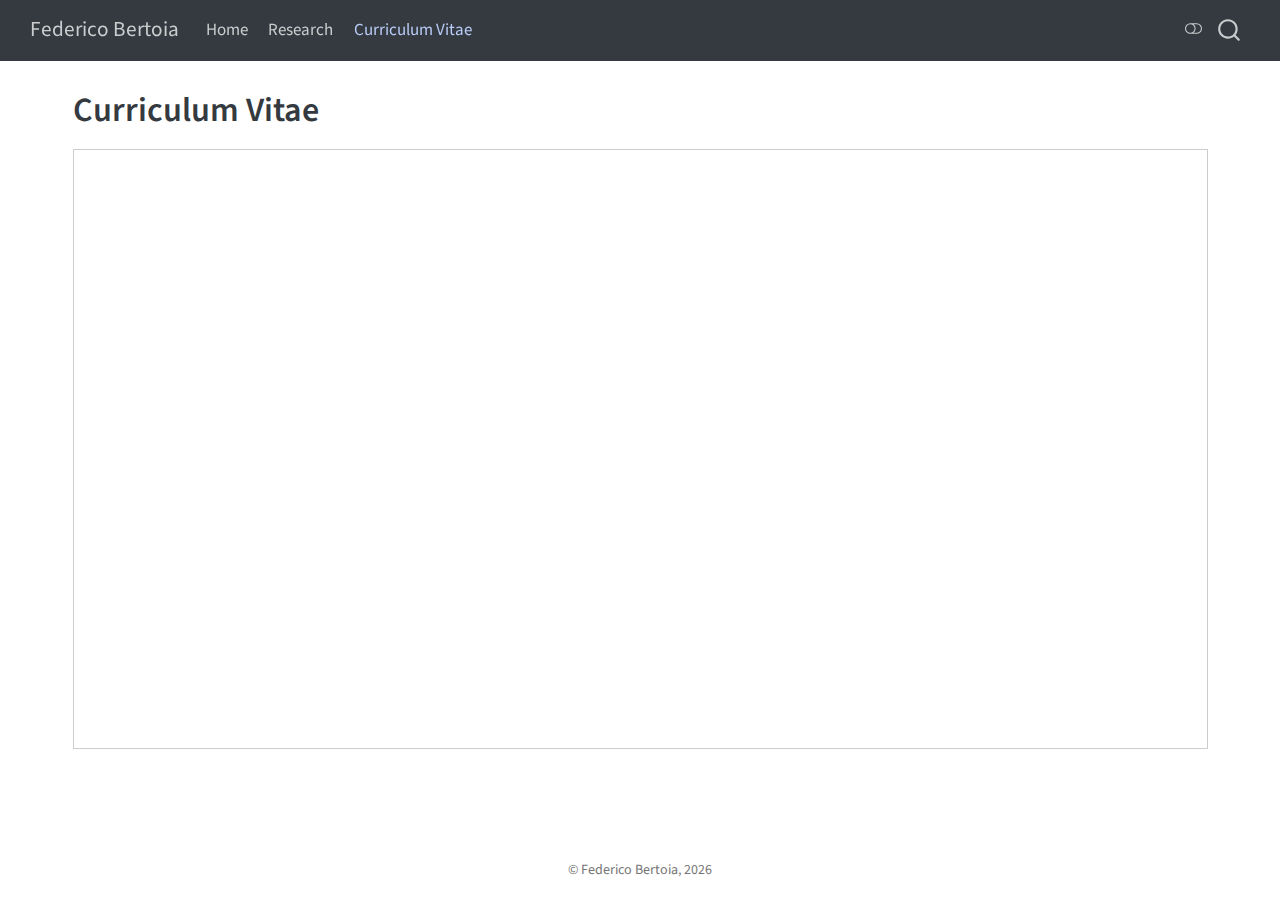
<file: cv.html>
<!DOCTYPE html>
<html xmlns="http://www.w3.org/1999/xhtml" lang="en" xml:lang="en"><head>

<meta charset="utf-8">
<meta name="generator" content="quarto-1.8.26">

<meta name="viewport" content="width=device-width, initial-scale=1.0, user-scalable=yes">


<title>Curriculum Vitae – Federico Bertoia</title>
<style>
code{white-space: pre-wrap;}
span.smallcaps{font-variant: small-caps;}
div.columns{display: flex; gap: min(4vw, 1.5em);}
div.column{flex: auto; overflow-x: auto;}
div.hanging-indent{margin-left: 1.5em; text-indent: -1.5em;}
ul.task-list{list-style: none;}
ul.task-list li input[type="checkbox"] {
  width: 0.8em;
  margin: 0 0.8em 0.2em -1em; /* quarto-specific, see https://github.com/quarto-dev/quarto-cli/issues/4556 */ 
  vertical-align: middle;
}
</style>


<script src="site_libs/quarto-nav/quarto-nav.js"></script>
<script src="site_libs/quarto-nav/headroom.min.js"></script>
<script src="site_libs/clipboard/clipboard.min.js"></script>
<script src="site_libs/quarto-search/autocomplete.umd.js"></script>
<script src="site_libs/quarto-search/fuse.min.js"></script>
<script src="site_libs/quarto-search/quarto-search.js"></script>
<meta name="quarto:offset" content="./">
<script src="site_libs/quarto-html/quarto.js" type="module"></script>
<script src="site_libs/quarto-html/tabsets/tabsets.js" type="module"></script>
<script src="site_libs/quarto-html/axe/axe-check.js" type="module"></script>
<script src="site_libs/quarto-html/popper.min.js"></script>
<script src="site_libs/quarto-html/tippy.umd.min.js"></script>
<script src="site_libs/quarto-html/anchor.min.js"></script>
<link href="site_libs/quarto-html/tippy.css" rel="stylesheet">
<link href="site_libs/quarto-html/quarto-syntax-highlighting-587c61ba64f3a5504c4d52d930310e48.css" rel="stylesheet" class="quarto-color-scheme" id="quarto-text-highlighting-styles">
<link href="site_libs/quarto-html/quarto-syntax-highlighting-dark-b758ccaa5987ceb1b75504551e579abf.css" rel="stylesheet" class="quarto-color-scheme quarto-color-alternate" id="quarto-text-highlighting-styles">
<link href="site_libs/quarto-html/quarto-syntax-highlighting-587c61ba64f3a5504c4d52d930310e48.css" rel="stylesheet" class="quarto-color-scheme-extra" id="quarto-text-highlighting-styles">
<script src="site_libs/bootstrap/bootstrap.min.js"></script>
<link href="site_libs/bootstrap/bootstrap-icons.css" rel="stylesheet">
<link href="site_libs/bootstrap/bootstrap-ad05cf3b0d969654a1dcd69f04a11bdd.min.css" rel="stylesheet" append-hash="true" class="quarto-color-scheme" id="quarto-bootstrap" data-mode="light">
<link href="site_libs/bootstrap/bootstrap-dark-a47c9068f7874f1f24a87b595ca1eaac.min.css" rel="stylesheet" append-hash="true" class="quarto-color-scheme quarto-color-alternate" id="quarto-bootstrap" data-mode="dark">
<link href="site_libs/bootstrap/bootstrap-ad05cf3b0d969654a1dcd69f04a11bdd.min.css" rel="stylesheet" append-hash="true" class="quarto-color-scheme-extra" id="quarto-bootstrap" data-mode="light">
<script id="quarto-search-options" type="application/json">{
  "location": "navbar",
  "copy-button": false,
  "collapse-after": 3,
  "panel-placement": "end",
  "type": "overlay",
  "limit": 50,
  "keyboard-shortcut": [
    "f",
    "/",
    "s"
  ],
  "show-item-context": false,
  "language": {
    "search-no-results-text": "No results",
    "search-matching-documents-text": "matching documents",
    "search-copy-link-title": "Copy link to search",
    "search-hide-matches-text": "Hide additional matches",
    "search-more-match-text": "more match in this document",
    "search-more-matches-text": "more matches in this document",
    "search-clear-button-title": "Clear",
    "search-text-placeholder": "",
    "search-detached-cancel-button-title": "Cancel",
    "search-submit-button-title": "Submit",
    "search-label": "Search"
  }
}</script>


<link rel="stylesheet" href="styles.css">
</head>

<body class="nav-fixed quarto-light"><script id="quarto-html-before-body" type="application/javascript">
    const toggleBodyColorMode = (bsSheetEl) => {
      const mode = bsSheetEl.getAttribute("data-mode");
      const bodyEl = window.document.querySelector("body");
      if (mode === "dark") {
        bodyEl.classList.add("quarto-dark");
        bodyEl.classList.remove("quarto-light");
      } else {
        bodyEl.classList.add("quarto-light");
        bodyEl.classList.remove("quarto-dark");
      }
    }
    const toggleBodyColorPrimary = () => {
      const bsSheetEl = window.document.querySelector("link#quarto-bootstrap:not([rel=disabled-stylesheet])");
      if (bsSheetEl) {
        toggleBodyColorMode(bsSheetEl);
      }
    }
    const setColorSchemeToggle = (alternate) => {
      const toggles = window.document.querySelectorAll('.quarto-color-scheme-toggle');
      for (let i=0; i < toggles.length; i++) {
        const toggle = toggles[i];
        if (toggle) {
          if (alternate) {
            toggle.classList.add("alternate");
          } else {
            toggle.classList.remove("alternate");
          }
        }
      }
    };
    const toggleColorMode = (alternate) => {
      // Switch the stylesheets
      const primaryStylesheets = window.document.querySelectorAll('link.quarto-color-scheme:not(.quarto-color-alternate)');
      const alternateStylesheets = window.document.querySelectorAll('link.quarto-color-scheme.quarto-color-alternate');
      manageTransitions('#quarto-margin-sidebar .nav-link', false);
      if (alternate) {
        // note: dark is layered on light, we don't disable primary!
        enableStylesheet(alternateStylesheets);
        for (const sheetNode of alternateStylesheets) {
          if (sheetNode.id === "quarto-bootstrap") {
            toggleBodyColorMode(sheetNode);
          }
        }
      } else {
        disableStylesheet(alternateStylesheets);
        enableStylesheet(primaryStylesheets)
        toggleBodyColorPrimary();
      }
      manageTransitions('#quarto-margin-sidebar .nav-link', true);
      // Switch the toggles
      setColorSchemeToggle(alternate)
      // Hack to workaround the fact that safari doesn't
      // properly recolor the scrollbar when toggling (#1455)
      if (navigator.userAgent.indexOf('Safari') > 0 && navigator.userAgent.indexOf('Chrome') == -1) {
        manageTransitions("body", false);
        window.scrollTo(0, 1);
        setTimeout(() => {
          window.scrollTo(0, 0);
          manageTransitions("body", true);
        }, 40);
      }
    }
    const disableStylesheet = (stylesheets) => {
      for (let i=0; i < stylesheets.length; i++) {
        const stylesheet = stylesheets[i];
        stylesheet.rel = 'disabled-stylesheet';
      }
    }
    const enableStylesheet = (stylesheets) => {
      for (let i=0; i < stylesheets.length; i++) {
        const stylesheet = stylesheets[i];
        if(stylesheet.rel !== 'stylesheet') { // for Chrome, which will still FOUC without this check
          stylesheet.rel = 'stylesheet';
        }
      }
    }
    const manageTransitions = (selector, allowTransitions) => {
      const els = window.document.querySelectorAll(selector);
      for (let i=0; i < els.length; i++) {
        const el = els[i];
        if (allowTransitions) {
          el.classList.remove('notransition');
        } else {
          el.classList.add('notransition');
        }
      }
    }
    const isFileUrl = () => {
      return window.location.protocol === 'file:';
    }
    const hasAlternateSentinel = () => {
      let styleSentinel = getColorSchemeSentinel();
      if (styleSentinel !== null) {
        return styleSentinel === "alternate";
      } else {
        return false;
      }
    }
    const setStyleSentinel = (alternate) => {
      const value = alternate ? "alternate" : "default";
      if (!isFileUrl()) {
        window.localStorage.setItem("quarto-color-scheme", value);
      } else {
        localAlternateSentinel = value;
      }
    }
    const getColorSchemeSentinel = () => {
      if (!isFileUrl()) {
        const storageValue = window.localStorage.getItem("quarto-color-scheme");
        return storageValue != null ? storageValue : localAlternateSentinel;
      } else {
        return localAlternateSentinel;
      }
    }
    const toggleGiscusIfUsed = (isAlternate, darkModeDefault) => {
      const baseTheme = document.querySelector('#giscus-base-theme')?.value ?? 'light';
      const alternateTheme = document.querySelector('#giscus-alt-theme')?.value ?? 'dark';
      let newTheme = '';
      if(authorPrefersDark) {
        newTheme = isAlternate ? baseTheme : alternateTheme;
      } else {
        newTheme = isAlternate ? alternateTheme : baseTheme;
      }
      const changeGiscusTheme = () => {
        // From: https://github.com/giscus/giscus/issues/336
        const sendMessage = (message) => {
          const iframe = document.querySelector('iframe.giscus-frame');
          if (!iframe) return;
          iframe.contentWindow.postMessage({ giscus: message }, 'https://giscus.app');
        }
        sendMessage({
          setConfig: {
            theme: newTheme
          }
        });
      }
      const isGiscussLoaded = window.document.querySelector('iframe.giscus-frame') !== null;
      if (isGiscussLoaded) {
        changeGiscusTheme();
      }
    };
    const authorPrefersDark = false;
    const darkModeDefault = authorPrefersDark;
      document.querySelector('link#quarto-text-highlighting-styles.quarto-color-scheme-extra').rel = 'disabled-stylesheet';
      document.querySelector('link#quarto-bootstrap.quarto-color-scheme-extra').rel = 'disabled-stylesheet';
    let localAlternateSentinel = darkModeDefault ? 'alternate' : 'default';
    // Dark / light mode switch
    window.quartoToggleColorScheme = () => {
      // Read the current dark / light value
      let toAlternate = !hasAlternateSentinel();
      toggleColorMode(toAlternate);
      setStyleSentinel(toAlternate);
      toggleGiscusIfUsed(toAlternate, darkModeDefault);
      window.dispatchEvent(new Event('resize'));
    };
    // Switch to dark mode if need be
    if (hasAlternateSentinel()) {
      toggleColorMode(true);
    } else {
      toggleColorMode(false);
    }
  </script>

<div id="quarto-search-results"></div>
  <header id="quarto-header" class="headroom fixed-top">
    <nav class="navbar navbar-expand-lg " data-bs-theme="dark">
      <div class="navbar-container container-fluid">
      <div class="navbar-brand-container mx-auto">
    <a class="navbar-brand" href="./index.html">
    <span class="navbar-title">Federico Bertoia</span>
    </a>
  </div>
            <div id="quarto-search" class="" title="Search"></div>
          <button class="navbar-toggler" type="button" data-bs-toggle="collapse" data-bs-target="#navbarCollapse" aria-controls="navbarCollapse" role="menu" aria-expanded="false" aria-label="Toggle navigation" onclick="if (window.quartoToggleHeadroom) { window.quartoToggleHeadroom(); }">
  <span class="navbar-toggler-icon"></span>
</button>
          <div class="collapse navbar-collapse" id="navbarCollapse">
            <ul class="navbar-nav navbar-nav-scroll me-auto">
  <li class="nav-item">
    <a class="nav-link" href="./index.html"> 
<span class="menu-text">Home</span></a>
  </li>  
  <li class="nav-item">
    <a class="nav-link" href="./research.html"> 
<span class="menu-text">Research</span></a>
  </li>  
  <li class="nav-item">
    <a class="nav-link active" href="./cv.html" aria-current="page"> 
<span class="menu-text">Curriculum Vitae</span></a>
  </li>  
</ul>
          </div> <!-- /navcollapse -->
            <div class="quarto-navbar-tools">
  <a href="" class="quarto-color-scheme-toggle quarto-navigation-tool  px-1" onclick="window.quartoToggleColorScheme(); return false;" title="Toggle dark mode"><i class="bi"></i></a>
</div>
      </div> <!-- /container-fluid -->
    </nav>
</header>
<!-- content -->
<div id="quarto-content" class="quarto-container page-columns page-rows-contents page-layout-full page-navbar">
<!-- sidebar -->
<!-- margin-sidebar -->
    
<!-- main -->
<main class="content column-page" id="quarto-document-content">


<header id="title-block-header" class="quarto-title-block default">
<div class="quarto-title">
<h1 class="title">Curriculum Vitae</h1>
</div>



<div class="quarto-title-meta column-page">

    
  
    
  </div>
  


</header>


<!-- Desktop iframe -->
<iframe class="desktop-only" src="Federico_Bertoia_CV.pdf" width="100%" height="600px" style="border:1px solid #ccc;">
</iframe>
<!-- Mobile link -->
<p class="mobile-only">
<a href="Federico_Bertoia_CV.pdf" target="_blank">Download CV</a>
</p>
<!-- CSS to hide/show elements based on screen size -->
<style>
  @media (max-width: 768px) {
    .desktop-only { display: none; }
  }
  @media (min-width: 769px) {
    .mobile-only { display: none; }
  }
</style>



</main> <!-- /main -->
<script id="quarto-html-after-body" type="application/javascript">
  window.document.addEventListener("DOMContentLoaded", function (event) {
    // Ensure there is a toggle, if there isn't float one in the top right
    if (window.document.querySelector('.quarto-color-scheme-toggle') === null) {
      const a = window.document.createElement('a');
      a.classList.add('top-right');
      a.classList.add('quarto-color-scheme-toggle');
      a.href = "";
      a.onclick = function() { try { window.quartoToggleColorScheme(); } catch {} return false; };
      const i = window.document.createElement("i");
      i.classList.add('bi');
      a.appendChild(i);
      window.document.body.appendChild(a);
    }
    setColorSchemeToggle(hasAlternateSentinel())
    const icon = "";
    const anchorJS = new window.AnchorJS();
    anchorJS.options = {
      placement: 'right',
      icon: icon
    };
    anchorJS.add('.anchored');
    const isCodeAnnotation = (el) => {
      for (const clz of el.classList) {
        if (clz.startsWith('code-annotation-')) {                     
          return true;
        }
      }
      return false;
    }
    const onCopySuccess = function(e) {
      // button target
      const button = e.trigger;
      // don't keep focus
      button.blur();
      // flash "checked"
      button.classList.add('code-copy-button-checked');
      var currentTitle = button.getAttribute("title");
      button.setAttribute("title", "Copied!");
      let tooltip;
      if (window.bootstrap) {
        button.setAttribute("data-bs-toggle", "tooltip");
        button.setAttribute("data-bs-placement", "left");
        button.setAttribute("data-bs-title", "Copied!");
        tooltip = new bootstrap.Tooltip(button, 
          { trigger: "manual", 
            customClass: "code-copy-button-tooltip",
            offset: [0, -8]});
        tooltip.show();    
      }
      setTimeout(function() {
        if (tooltip) {
          tooltip.hide();
          button.removeAttribute("data-bs-title");
          button.removeAttribute("data-bs-toggle");
          button.removeAttribute("data-bs-placement");
        }
        button.setAttribute("title", currentTitle);
        button.classList.remove('code-copy-button-checked');
      }, 1000);
      // clear code selection
      e.clearSelection();
    }
    const getTextToCopy = function(trigger) {
      const outerScaffold = trigger.parentElement.cloneNode(true);
      const codeEl = outerScaffold.querySelector('code');
      for (const childEl of codeEl.children) {
        if (isCodeAnnotation(childEl)) {
          childEl.remove();
        }
      }
      return codeEl.innerText;
    }
    const clipboard = new window.ClipboardJS('.code-copy-button:not([data-in-quarto-modal])', {
      text: getTextToCopy
    });
    clipboard.on('success', onCopySuccess);
    if (window.document.getElementById('quarto-embedded-source-code-modal')) {
      const clipboardModal = new window.ClipboardJS('.code-copy-button[data-in-quarto-modal]', {
        text: getTextToCopy,
        container: window.document.getElementById('quarto-embedded-source-code-modal')
      });
      clipboardModal.on('success', onCopySuccess);
    }
      var localhostRegex = new RegExp(/^(?:http|https):\/\/localhost\:?[0-9]*\//);
      var mailtoRegex = new RegExp(/^mailto:/);
        var filterRegex = new RegExp('/' + window.location.host + '/');
      var isInternal = (href) => {
          return filterRegex.test(href) || localhostRegex.test(href) || mailtoRegex.test(href);
      }
      // Inspect non-navigation links and adorn them if external
     var links = window.document.querySelectorAll('a[href]:not(.nav-link):not(.navbar-brand):not(.toc-action):not(.sidebar-link):not(.sidebar-item-toggle):not(.pagination-link):not(.no-external):not([aria-hidden]):not(.dropdown-item):not(.quarto-navigation-tool):not(.about-link)');
      for (var i=0; i<links.length; i++) {
        const link = links[i];
        if (!isInternal(link.href)) {
          // undo the damage that might have been done by quarto-nav.js in the case of
          // links that we want to consider external
          if (link.dataset.originalHref !== undefined) {
            link.href = link.dataset.originalHref;
          }
        }
      }
    function tippyHover(el, contentFn, onTriggerFn, onUntriggerFn) {
      const config = {
        allowHTML: true,
        maxWidth: 500,
        delay: 100,
        arrow: false,
        appendTo: function(el) {
            return el.parentElement;
        },
        interactive: true,
        interactiveBorder: 10,
        theme: 'quarto',
        placement: 'bottom-start',
      };
      if (contentFn) {
        config.content = contentFn;
      }
      if (onTriggerFn) {
        config.onTrigger = onTriggerFn;
      }
      if (onUntriggerFn) {
        config.onUntrigger = onUntriggerFn;
      }
      window.tippy(el, config); 
    }
    const noterefs = window.document.querySelectorAll('a[role="doc-noteref"]');
    for (var i=0; i<noterefs.length; i++) {
      const ref = noterefs[i];
      tippyHover(ref, function() {
        // use id or data attribute instead here
        let href = ref.getAttribute('data-footnote-href') || ref.getAttribute('href');
        try { href = new URL(href).hash; } catch {}
        const id = href.replace(/^#\/?/, "");
        const note = window.document.getElementById(id);
        if (note) {
          return note.innerHTML;
        } else {
          return "";
        }
      });
    }
    const xrefs = window.document.querySelectorAll('a.quarto-xref');
    const processXRef = (id, note) => {
      // Strip column container classes
      const stripColumnClz = (el) => {
        el.classList.remove("page-full", "page-columns");
        if (el.children) {
          for (const child of el.children) {
            stripColumnClz(child);
          }
        }
      }
      stripColumnClz(note)
      if (id === null || id.startsWith('sec-')) {
        // Special case sections, only their first couple elements
        const container = document.createElement("div");
        if (note.children && note.children.length > 2) {
          container.appendChild(note.children[0].cloneNode(true));
          for (let i = 1; i < note.children.length; i++) {
            const child = note.children[i];
            if (child.tagName === "P" && child.innerText === "") {
              continue;
            } else {
              container.appendChild(child.cloneNode(true));
              break;
            }
          }
          if (window.Quarto?.typesetMath) {
            window.Quarto.typesetMath(container);
          }
          return container.innerHTML
        } else {
          if (window.Quarto?.typesetMath) {
            window.Quarto.typesetMath(note);
          }
          return note.innerHTML;
        }
      } else {
        // Remove any anchor links if they are present
        const anchorLink = note.querySelector('a.anchorjs-link');
        if (anchorLink) {
          anchorLink.remove();
        }
        if (window.Quarto?.typesetMath) {
          window.Quarto.typesetMath(note);
        }
        if (note.classList.contains("callout")) {
          return note.outerHTML;
        } else {
          return note.innerHTML;
        }
      }
    }
    for (var i=0; i<xrefs.length; i++) {
      const xref = xrefs[i];
      tippyHover(xref, undefined, function(instance) {
        instance.disable();
        let url = xref.getAttribute('href');
        let hash = undefined; 
        if (url.startsWith('#')) {
          hash = url;
        } else {
          try { hash = new URL(url).hash; } catch {}
        }
        if (hash) {
          const id = hash.replace(/^#\/?/, "");
          const note = window.document.getElementById(id);
          if (note !== null) {
            try {
              const html = processXRef(id, note.cloneNode(true));
              instance.setContent(html);
            } finally {
              instance.enable();
              instance.show();
            }
          } else {
            // See if we can fetch this
            fetch(url.split('#')[0])
            .then(res => res.text())
            .then(html => {
              const parser = new DOMParser();
              const htmlDoc = parser.parseFromString(html, "text/html");
              const note = htmlDoc.getElementById(id);
              if (note !== null) {
                const html = processXRef(id, note);
                instance.setContent(html);
              } 
            }).finally(() => {
              instance.enable();
              instance.show();
            });
          }
        } else {
          // See if we can fetch a full url (with no hash to target)
          // This is a special case and we should probably do some content thinning / targeting
          fetch(url)
          .then(res => res.text())
          .then(html => {
            const parser = new DOMParser();
            const htmlDoc = parser.parseFromString(html, "text/html");
            const note = htmlDoc.querySelector('main.content');
            if (note !== null) {
              // This should only happen for chapter cross references
              // (since there is no id in the URL)
              // remove the first header
              if (note.children.length > 0 && note.children[0].tagName === "HEADER") {
                note.children[0].remove();
              }
              const html = processXRef(null, note);
              instance.setContent(html);
            } 
          }).finally(() => {
            instance.enable();
            instance.show();
          });
        }
      }, function(instance) {
      });
    }
        let selectedAnnoteEl;
        const selectorForAnnotation = ( cell, annotation) => {
          let cellAttr = 'data-code-cell="' + cell + '"';
          let lineAttr = 'data-code-annotation="' +  annotation + '"';
          const selector = 'span[' + cellAttr + '][' + lineAttr + ']';
          return selector;
        }
        const selectCodeLines = (annoteEl) => {
          const doc = window.document;
          const targetCell = annoteEl.getAttribute("data-target-cell");
          const targetAnnotation = annoteEl.getAttribute("data-target-annotation");
          const annoteSpan = window.document.querySelector(selectorForAnnotation(targetCell, targetAnnotation));
          const lines = annoteSpan.getAttribute("data-code-lines").split(",");
          const lineIds = lines.map((line) => {
            return targetCell + "-" + line;
          })
          let top = null;
          let height = null;
          let parent = null;
          if (lineIds.length > 0) {
              //compute the position of the single el (top and bottom and make a div)
              const el = window.document.getElementById(lineIds[0]);
              top = el.offsetTop;
              height = el.offsetHeight;
              parent = el.parentElement.parentElement;
            if (lineIds.length > 1) {
              const lastEl = window.document.getElementById(lineIds[lineIds.length - 1]);
              const bottom = lastEl.offsetTop + lastEl.offsetHeight;
              height = bottom - top;
            }
            if (top !== null && height !== null && parent !== null) {
              // cook up a div (if necessary) and position it 
              let div = window.document.getElementById("code-annotation-line-highlight");
              if (div === null) {
                div = window.document.createElement("div");
                div.setAttribute("id", "code-annotation-line-highlight");
                div.style.position = 'absolute';
                parent.appendChild(div);
              }
              div.style.top = top - 2 + "px";
              div.style.height = height + 4 + "px";
              div.style.left = 0;
              let gutterDiv = window.document.getElementById("code-annotation-line-highlight-gutter");
              if (gutterDiv === null) {
                gutterDiv = window.document.createElement("div");
                gutterDiv.setAttribute("id", "code-annotation-line-highlight-gutter");
                gutterDiv.style.position = 'absolute';
                const codeCell = window.document.getElementById(targetCell);
                const gutter = codeCell.querySelector('.code-annotation-gutter');
                gutter.appendChild(gutterDiv);
              }
              gutterDiv.style.top = top - 2 + "px";
              gutterDiv.style.height = height + 4 + "px";
            }
            selectedAnnoteEl = annoteEl;
          }
        };
        const unselectCodeLines = () => {
          const elementsIds = ["code-annotation-line-highlight", "code-annotation-line-highlight-gutter"];
          elementsIds.forEach((elId) => {
            const div = window.document.getElementById(elId);
            if (div) {
              div.remove();
            }
          });
          selectedAnnoteEl = undefined;
        };
          // Handle positioning of the toggle
      window.addEventListener(
        "resize",
        throttle(() => {
          elRect = undefined;
          if (selectedAnnoteEl) {
            selectCodeLines(selectedAnnoteEl);
          }
        }, 10)
      );
      function throttle(fn, ms) {
      let throttle = false;
      let timer;
        return (...args) => {
          if(!throttle) { // first call gets through
              fn.apply(this, args);
              throttle = true;
          } else { // all the others get throttled
              if(timer) clearTimeout(timer); // cancel #2
              timer = setTimeout(() => {
                fn.apply(this, args);
                timer = throttle = false;
              }, ms);
          }
        };
      }
        // Attach click handler to the DT
        const annoteDls = window.document.querySelectorAll('dt[data-target-cell]');
        for (const annoteDlNode of annoteDls) {
          annoteDlNode.addEventListener('click', (event) => {
            const clickedEl = event.target;
            if (clickedEl !== selectedAnnoteEl) {
              unselectCodeLines();
              const activeEl = window.document.querySelector('dt[data-target-cell].code-annotation-active');
              if (activeEl) {
                activeEl.classList.remove('code-annotation-active');
              }
              selectCodeLines(clickedEl);
              clickedEl.classList.add('code-annotation-active');
            } else {
              // Unselect the line
              unselectCodeLines();
              clickedEl.classList.remove('code-annotation-active');
            }
          });
        }
    const findCites = (el) => {
      const parentEl = el.parentElement;
      if (parentEl) {
        const cites = parentEl.dataset.cites;
        if (cites) {
          return {
            el,
            cites: cites.split(' ')
          };
        } else {
          return findCites(el.parentElement)
        }
      } else {
        return undefined;
      }
    };
    var bibliorefs = window.document.querySelectorAll('a[role="doc-biblioref"]');
    for (var i=0; i<bibliorefs.length; i++) {
      const ref = bibliorefs[i];
      const citeInfo = findCites(ref);
      if (citeInfo) {
        tippyHover(citeInfo.el, function() {
          var popup = window.document.createElement('div');
          citeInfo.cites.forEach(function(cite) {
            var citeDiv = window.document.createElement('div');
            citeDiv.classList.add('hanging-indent');
            citeDiv.classList.add('csl-entry');
            var biblioDiv = window.document.getElementById('ref-' + cite);
            if (biblioDiv) {
              citeDiv.innerHTML = biblioDiv.innerHTML;
            }
            popup.appendChild(citeDiv);
          });
          return popup.innerHTML;
        });
      }
    }
  });
  </script>
</div> <!-- /content -->
<footer class="footer">
  <div class="nav-footer">
    <div class="nav-footer-left">
      &nbsp;
    </div>   
    <div class="nav-footer-center">
<p>© Federico Bertoia, 2026</p>
</div>
    <div class="nav-footer-right">
      &nbsp;
    </div>
  </div>
</footer>




</body></html>
</file>
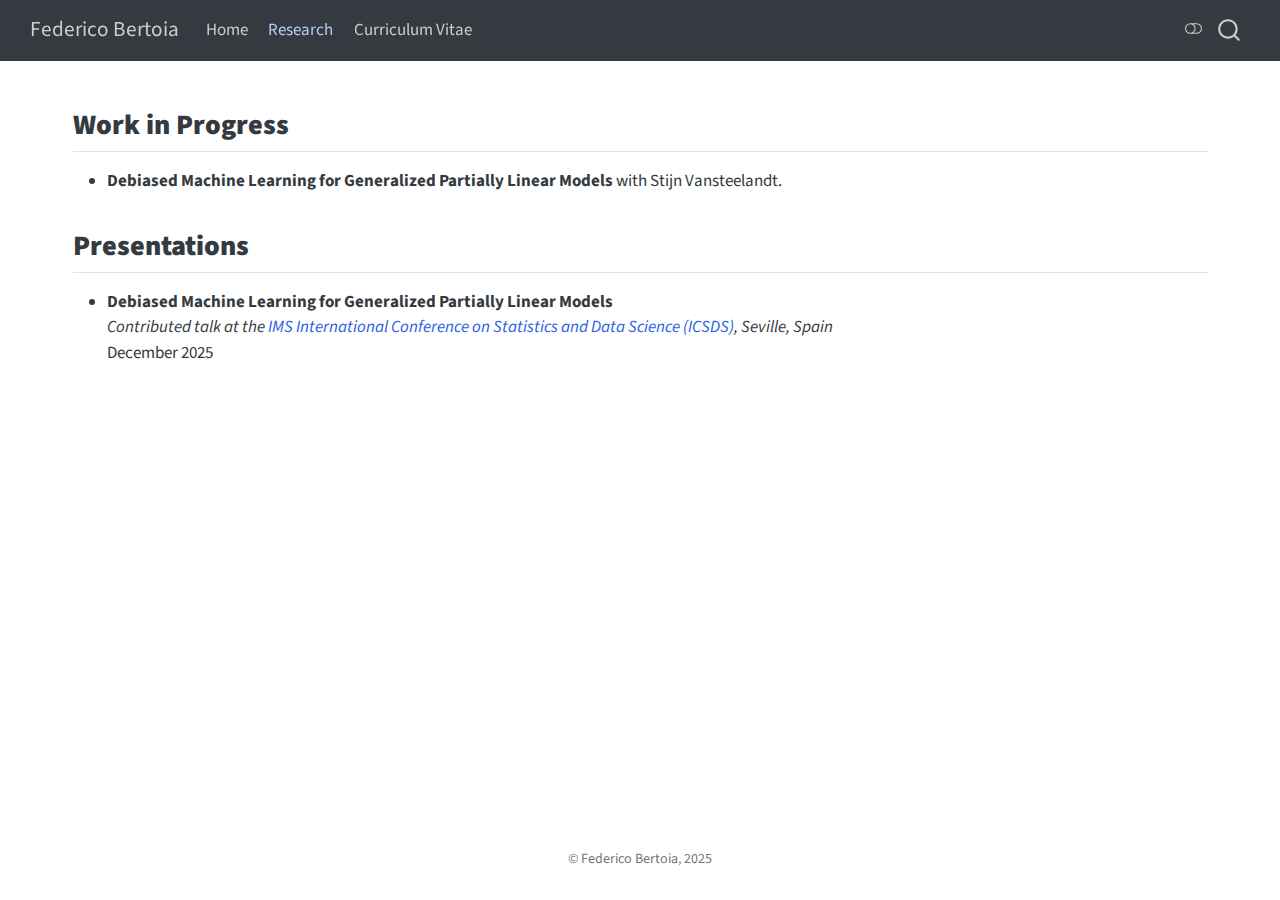
<file: research.html>
<!DOCTYPE html>
<html xmlns="http://www.w3.org/1999/xhtml" lang="en" xml:lang="en"><head>

<meta charset="utf-8">
<meta name="generator" content="quarto-1.7.33">

<meta name="viewport" content="width=device-width, initial-scale=1.0, user-scalable=yes">


<title>research – Federico Bertoia</title>
<style>
code{white-space: pre-wrap;}
span.smallcaps{font-variant: small-caps;}
div.columns{display: flex; gap: min(4vw, 1.5em);}
div.column{flex: auto; overflow-x: auto;}
div.hanging-indent{margin-left: 1.5em; text-indent: -1.5em;}
ul.task-list{list-style: none;}
ul.task-list li input[type="checkbox"] {
  width: 0.8em;
  margin: 0 0.8em 0.2em -1em; /* quarto-specific, see https://github.com/quarto-dev/quarto-cli/issues/4556 */ 
  vertical-align: middle;
}
</style>


<script src="site_libs/quarto-nav/quarto-nav.js"></script>
<script src="site_libs/quarto-nav/headroom.min.js"></script>
<script src="site_libs/clipboard/clipboard.min.js"></script>
<script src="site_libs/quarto-search/autocomplete.umd.js"></script>
<script src="site_libs/quarto-search/fuse.min.js"></script>
<script src="site_libs/quarto-search/quarto-search.js"></script>
<meta name="quarto:offset" content="./">
<script src="site_libs/quarto-html/quarto.js" type="module"></script>
<script src="site_libs/quarto-html/tabsets/tabsets.js" type="module"></script>
<script src="site_libs/quarto-html/popper.min.js"></script>
<script src="site_libs/quarto-html/tippy.umd.min.js"></script>
<script src="site_libs/quarto-html/anchor.min.js"></script>
<link href="site_libs/quarto-html/tippy.css" rel="stylesheet">
<link href="site_libs/quarto-html/quarto-syntax-highlighting-ea385d0e468b0dd5ea5bf0780b1290d9.css" rel="stylesheet" class="quarto-color-scheme" id="quarto-text-highlighting-styles">
<link href="site_libs/quarto-html/quarto-syntax-highlighting-dark-bc185b5c5bdbcb35c2eb49d8a876ef70.css" rel="stylesheet" class="quarto-color-scheme quarto-color-alternate" id="quarto-text-highlighting-styles">
<link href="site_libs/quarto-html/quarto-syntax-highlighting-ea385d0e468b0dd5ea5bf0780b1290d9.css" rel="stylesheet" class="quarto-color-scheme-extra" id="quarto-text-highlighting-styles">
<script src="site_libs/bootstrap/bootstrap.min.js"></script>
<link href="site_libs/bootstrap/bootstrap-icons.css" rel="stylesheet">
<link href="site_libs/bootstrap/bootstrap-ad92c8f6789d64c8f40a91dd2b038e8c.min.css" rel="stylesheet" append-hash="true" class="quarto-color-scheme" id="quarto-bootstrap" data-mode="light">
<link href="site_libs/bootstrap/bootstrap-dark-01fac2c44eb2de7ae88c5b8eeeedf9a3.min.css" rel="stylesheet" append-hash="true" class="quarto-color-scheme quarto-color-alternate" id="quarto-bootstrap" data-mode="dark">
<link href="site_libs/bootstrap/bootstrap-ad92c8f6789d64c8f40a91dd2b038e8c.min.css" rel="stylesheet" append-hash="true" class="quarto-color-scheme-extra" id="quarto-bootstrap" data-mode="light">
<script id="quarto-search-options" type="application/json">{
  "location": "navbar",
  "copy-button": false,
  "collapse-after": 3,
  "panel-placement": "end",
  "type": "overlay",
  "limit": 50,
  "keyboard-shortcut": [
    "f",
    "/",
    "s"
  ],
  "show-item-context": false,
  "language": {
    "search-no-results-text": "No results",
    "search-matching-documents-text": "matching documents",
    "search-copy-link-title": "Copy link to search",
    "search-hide-matches-text": "Hide additional matches",
    "search-more-match-text": "more match in this document",
    "search-more-matches-text": "more matches in this document",
    "search-clear-button-title": "Clear",
    "search-text-placeholder": "",
    "search-detached-cancel-button-title": "Cancel",
    "search-submit-button-title": "Submit",
    "search-label": "Search"
  }
}</script>


<link rel="stylesheet" href="styles.css">
</head>

<body class="nav-fixed quarto-light"><script id="quarto-html-before-body" type="application/javascript">
    const toggleBodyColorMode = (bsSheetEl) => {
      const mode = bsSheetEl.getAttribute("data-mode");
      const bodyEl = window.document.querySelector("body");
      if (mode === "dark") {
        bodyEl.classList.add("quarto-dark");
        bodyEl.classList.remove("quarto-light");
      } else {
        bodyEl.classList.add("quarto-light");
        bodyEl.classList.remove("quarto-dark");
      }
    }
    const toggleBodyColorPrimary = () => {
      const bsSheetEl = window.document.querySelector("link#quarto-bootstrap:not([rel=disabled-stylesheet])");
      if (bsSheetEl) {
        toggleBodyColorMode(bsSheetEl);
      }
    }
    const setColorSchemeToggle = (alternate) => {
      const toggles = window.document.querySelectorAll('.quarto-color-scheme-toggle');
      for (let i=0; i < toggles.length; i++) {
        const toggle = toggles[i];
        if (toggle) {
          if (alternate) {
            toggle.classList.add("alternate");
          } else {
            toggle.classList.remove("alternate");
          }
        }
      }
    };
    const toggleColorMode = (alternate) => {
      // Switch the stylesheets
      const primaryStylesheets = window.document.querySelectorAll('link.quarto-color-scheme:not(.quarto-color-alternate)');
      const alternateStylesheets = window.document.querySelectorAll('link.quarto-color-scheme.quarto-color-alternate');
      manageTransitions('#quarto-margin-sidebar .nav-link', false);
      if (alternate) {
        // note: dark is layered on light, we don't disable primary!
        enableStylesheet(alternateStylesheets);
        for (const sheetNode of alternateStylesheets) {
          if (sheetNode.id === "quarto-bootstrap") {
            toggleBodyColorMode(sheetNode);
          }
        }
      } else {
        disableStylesheet(alternateStylesheets);
        enableStylesheet(primaryStylesheets)
        toggleBodyColorPrimary();
      }
      manageTransitions('#quarto-margin-sidebar .nav-link', true);
      // Switch the toggles
      setColorSchemeToggle(alternate)
      // Hack to workaround the fact that safari doesn't
      // properly recolor the scrollbar when toggling (#1455)
      if (navigator.userAgent.indexOf('Safari') > 0 && navigator.userAgent.indexOf('Chrome') == -1) {
        manageTransitions("body", false);
        window.scrollTo(0, 1);
        setTimeout(() => {
          window.scrollTo(0, 0);
          manageTransitions("body", true);
        }, 40);
      }
    }
    const disableStylesheet = (stylesheets) => {
      for (let i=0; i < stylesheets.length; i++) {
        const stylesheet = stylesheets[i];
        stylesheet.rel = 'disabled-stylesheet';
      }
    }
    const enableStylesheet = (stylesheets) => {
      for (let i=0; i < stylesheets.length; i++) {
        const stylesheet = stylesheets[i];
        if(stylesheet.rel !== 'stylesheet') { // for Chrome, which will still FOUC without this check
          stylesheet.rel = 'stylesheet';
        }
      }
    }
    const manageTransitions = (selector, allowTransitions) => {
      const els = window.document.querySelectorAll(selector);
      for (let i=0; i < els.length; i++) {
        const el = els[i];
        if (allowTransitions) {
          el.classList.remove('notransition');
        } else {
          el.classList.add('notransition');
        }
      }
    }
    const isFileUrl = () => {
      return window.location.protocol === 'file:';
    }
    const hasAlternateSentinel = () => {
      let styleSentinel = getColorSchemeSentinel();
      if (styleSentinel !== null) {
        return styleSentinel === "alternate";
      } else {
        return false;
      }
    }
    const setStyleSentinel = (alternate) => {
      const value = alternate ? "alternate" : "default";
      if (!isFileUrl()) {
        window.localStorage.setItem("quarto-color-scheme", value);
      } else {
        localAlternateSentinel = value;
      }
    }
    const getColorSchemeSentinel = () => {
      if (!isFileUrl()) {
        const storageValue = window.localStorage.getItem("quarto-color-scheme");
        return storageValue != null ? storageValue : localAlternateSentinel;
      } else {
        return localAlternateSentinel;
      }
    }
    const toggleGiscusIfUsed = (isAlternate, darkModeDefault) => {
      const baseTheme = document.querySelector('#giscus-base-theme')?.value ?? 'light';
      const alternateTheme = document.querySelector('#giscus-alt-theme')?.value ?? 'dark';
      let newTheme = '';
      if(authorPrefersDark) {
        newTheme = isAlternate ? baseTheme : alternateTheme;
      } else {
        newTheme = isAlternate ? alternateTheme : baseTheme;
      }
      const changeGiscusTheme = () => {
        // From: https://github.com/giscus/giscus/issues/336
        const sendMessage = (message) => {
          const iframe = document.querySelector('iframe.giscus-frame');
          if (!iframe) return;
          iframe.contentWindow.postMessage({ giscus: message }, 'https://giscus.app');
        }
        sendMessage({
          setConfig: {
            theme: newTheme
          }
        });
      }
      const isGiscussLoaded = window.document.querySelector('iframe.giscus-frame') !== null;
      if (isGiscussLoaded) {
        changeGiscusTheme();
      }
    };
    const authorPrefersDark = false;
    const darkModeDefault = authorPrefersDark;
      document.querySelector('link#quarto-text-highlighting-styles.quarto-color-scheme-extra').rel = 'disabled-stylesheet';
      document.querySelector('link#quarto-bootstrap.quarto-color-scheme-extra').rel = 'disabled-stylesheet';
    let localAlternateSentinel = darkModeDefault ? 'alternate' : 'default';
    // Dark / light mode switch
    window.quartoToggleColorScheme = () => {
      // Read the current dark / light value
      let toAlternate = !hasAlternateSentinel();
      toggleColorMode(toAlternate);
      setStyleSentinel(toAlternate);
      toggleGiscusIfUsed(toAlternate, darkModeDefault);
      window.dispatchEvent(new Event('resize'));
    };
    // Switch to dark mode if need be
    if (hasAlternateSentinel()) {
      toggleColorMode(true);
    } else {
      toggleColorMode(false);
    }
  </script>

<div id="quarto-search-results"></div>
  <header id="quarto-header" class="headroom fixed-top">
    <nav class="navbar navbar-expand-lg " data-bs-theme="dark">
      <div class="navbar-container container-fluid">
      <div class="navbar-brand-container mx-auto">
    <a class="navbar-brand" href="./index.html">
    <span class="navbar-title">Federico Bertoia</span>
    </a>
  </div>
            <div id="quarto-search" class="" title="Search"></div>
          <button class="navbar-toggler" type="button" data-bs-toggle="collapse" data-bs-target="#navbarCollapse" aria-controls="navbarCollapse" role="menu" aria-expanded="false" aria-label="Toggle navigation" onclick="if (window.quartoToggleHeadroom) { window.quartoToggleHeadroom(); }">
  <span class="navbar-toggler-icon"></span>
</button>
          <div class="collapse navbar-collapse" id="navbarCollapse">
            <ul class="navbar-nav navbar-nav-scroll me-auto">
  <li class="nav-item">
    <a class="nav-link" href="./index.html"> 
<span class="menu-text">Home</span></a>
  </li>  
  <li class="nav-item">
    <a class="nav-link active" href="./research.html" aria-current="page"> 
<span class="menu-text">Research</span></a>
  </li>  
  <li class="nav-item">
    <a class="nav-link" href="./cv.html"> 
<span class="menu-text">Curriculum Vitae</span></a>
  </li>  
</ul>
          </div> <!-- /navcollapse -->
            <div class="quarto-navbar-tools">
  <a href="" class="quarto-color-scheme-toggle quarto-navigation-tool  px-1" onclick="window.quartoToggleColorScheme(); return false;" title="Toggle dark mode"><i class="bi"></i></a>
</div>
      </div> <!-- /container-fluid -->
    </nav>
</header>
<!-- content -->
<div id="quarto-content" class="quarto-container page-columns page-rows-contents page-layout-full page-navbar">
<!-- sidebar -->
<!-- margin-sidebar -->
    
<!-- main -->
<main class="content column-page" id="quarto-document-content"><header id="title-block-header" class="quarto-title-block"></header>





<section id="work-in-progress" class="level2">
<h2 class="anchored" data-anchor-id="work-in-progress"><strong>Work in Progress</strong></h2>
<ul>
<li><strong>Debiased Machine Learning for Generalized Partially Linear Models</strong> with Stijn Vansteelandt.</li>
</ul>
</section>
<section id="presentations" class="level2">
<h2 class="anchored" data-anchor-id="presentations"><strong>Presentations</strong></h2>
<ul>
<li><strong>Debiased Machine Learning for Generalized Partially Linear Models</strong><br>
<em>Contributed talk at the <a href="https://sites.google.com/view/ims-icsds2025/" style="text-decoration: none">IMS International Conference on Statistics and Data Science (ICSDS)</a>, Seville, Spain<br>
</em>December 2025</li>
</ul>


</section>

</main> <!-- /main -->
<script id="quarto-html-after-body" type="application/javascript">
  window.document.addEventListener("DOMContentLoaded", function (event) {
    // Ensure there is a toggle, if there isn't float one in the top right
    if (window.document.querySelector('.quarto-color-scheme-toggle') === null) {
      const a = window.document.createElement('a');
      a.classList.add('top-right');
      a.classList.add('quarto-color-scheme-toggle');
      a.href = "";
      a.onclick = function() { try { window.quartoToggleColorScheme(); } catch {} return false; };
      const i = window.document.createElement("i");
      i.classList.add('bi');
      a.appendChild(i);
      window.document.body.appendChild(a);
    }
    setColorSchemeToggle(hasAlternateSentinel())
    const icon = "";
    const anchorJS = new window.AnchorJS();
    anchorJS.options = {
      placement: 'right',
      icon: icon
    };
    anchorJS.add('.anchored');
    const isCodeAnnotation = (el) => {
      for (const clz of el.classList) {
        if (clz.startsWith('code-annotation-')) {                     
          return true;
        }
      }
      return false;
    }
    const onCopySuccess = function(e) {
      // button target
      const button = e.trigger;
      // don't keep focus
      button.blur();
      // flash "checked"
      button.classList.add('code-copy-button-checked');
      var currentTitle = button.getAttribute("title");
      button.setAttribute("title", "Copied!");
      let tooltip;
      if (window.bootstrap) {
        button.setAttribute("data-bs-toggle", "tooltip");
        button.setAttribute("data-bs-placement", "left");
        button.setAttribute("data-bs-title", "Copied!");
        tooltip = new bootstrap.Tooltip(button, 
          { trigger: "manual", 
            customClass: "code-copy-button-tooltip",
            offset: [0, -8]});
        tooltip.show();    
      }
      setTimeout(function() {
        if (tooltip) {
          tooltip.hide();
          button.removeAttribute("data-bs-title");
          button.removeAttribute("data-bs-toggle");
          button.removeAttribute("data-bs-placement");
        }
        button.setAttribute("title", currentTitle);
        button.classList.remove('code-copy-button-checked');
      }, 1000);
      // clear code selection
      e.clearSelection();
    }
    const getTextToCopy = function(trigger) {
        const codeEl = trigger.previousElementSibling.cloneNode(true);
        for (const childEl of codeEl.children) {
          if (isCodeAnnotation(childEl)) {
            childEl.remove();
          }
        }
        return codeEl.innerText;
    }
    const clipboard = new window.ClipboardJS('.code-copy-button:not([data-in-quarto-modal])', {
      text: getTextToCopy
    });
    clipboard.on('success', onCopySuccess);
    if (window.document.getElementById('quarto-embedded-source-code-modal')) {
      const clipboardModal = new window.ClipboardJS('.code-copy-button[data-in-quarto-modal]', {
        text: getTextToCopy,
        container: window.document.getElementById('quarto-embedded-source-code-modal')
      });
      clipboardModal.on('success', onCopySuccess);
    }
      var localhostRegex = new RegExp(/^(?:http|https):\/\/localhost\:?[0-9]*\//);
      var mailtoRegex = new RegExp(/^mailto:/);
        var filterRegex = new RegExp('/' + window.location.host + '/');
      var isInternal = (href) => {
          return filterRegex.test(href) || localhostRegex.test(href) || mailtoRegex.test(href);
      }
      // Inspect non-navigation links and adorn them if external
     var links = window.document.querySelectorAll('a[href]:not(.nav-link):not(.navbar-brand):not(.toc-action):not(.sidebar-link):not(.sidebar-item-toggle):not(.pagination-link):not(.no-external):not([aria-hidden]):not(.dropdown-item):not(.quarto-navigation-tool):not(.about-link)');
      for (var i=0; i<links.length; i++) {
        const link = links[i];
        if (!isInternal(link.href)) {
          // undo the damage that might have been done by quarto-nav.js in the case of
          // links that we want to consider external
          if (link.dataset.originalHref !== undefined) {
            link.href = link.dataset.originalHref;
          }
        }
      }
    function tippyHover(el, contentFn, onTriggerFn, onUntriggerFn) {
      const config = {
        allowHTML: true,
        maxWidth: 500,
        delay: 100,
        arrow: false,
        appendTo: function(el) {
            return el.parentElement;
        },
        interactive: true,
        interactiveBorder: 10,
        theme: 'quarto',
        placement: 'bottom-start',
      };
      if (contentFn) {
        config.content = contentFn;
      }
      if (onTriggerFn) {
        config.onTrigger = onTriggerFn;
      }
      if (onUntriggerFn) {
        config.onUntrigger = onUntriggerFn;
      }
      window.tippy(el, config); 
    }
    const noterefs = window.document.querySelectorAll('a[role="doc-noteref"]');
    for (var i=0; i<noterefs.length; i++) {
      const ref = noterefs[i];
      tippyHover(ref, function() {
        // use id or data attribute instead here
        let href = ref.getAttribute('data-footnote-href') || ref.getAttribute('href');
        try { href = new URL(href).hash; } catch {}
        const id = href.replace(/^#\/?/, "");
        const note = window.document.getElementById(id);
        if (note) {
          return note.innerHTML;
        } else {
          return "";
        }
      });
    }
    const xrefs = window.document.querySelectorAll('a.quarto-xref');
    const processXRef = (id, note) => {
      // Strip column container classes
      const stripColumnClz = (el) => {
        el.classList.remove("page-full", "page-columns");
        if (el.children) {
          for (const child of el.children) {
            stripColumnClz(child);
          }
        }
      }
      stripColumnClz(note)
      if (id === null || id.startsWith('sec-')) {
        // Special case sections, only their first couple elements
        const container = document.createElement("div");
        if (note.children && note.children.length > 2) {
          container.appendChild(note.children[0].cloneNode(true));
          for (let i = 1; i < note.children.length; i++) {
            const child = note.children[i];
            if (child.tagName === "P" && child.innerText === "") {
              continue;
            } else {
              container.appendChild(child.cloneNode(true));
              break;
            }
          }
          if (window.Quarto?.typesetMath) {
            window.Quarto.typesetMath(container);
          }
          return container.innerHTML
        } else {
          if (window.Quarto?.typesetMath) {
            window.Quarto.typesetMath(note);
          }
          return note.innerHTML;
        }
      } else {
        // Remove any anchor links if they are present
        const anchorLink = note.querySelector('a.anchorjs-link');
        if (anchorLink) {
          anchorLink.remove();
        }
        if (window.Quarto?.typesetMath) {
          window.Quarto.typesetMath(note);
        }
        if (note.classList.contains("callout")) {
          return note.outerHTML;
        } else {
          return note.innerHTML;
        }
      }
    }
    for (var i=0; i<xrefs.length; i++) {
      const xref = xrefs[i];
      tippyHover(xref, undefined, function(instance) {
        instance.disable();
        let url = xref.getAttribute('href');
        let hash = undefined; 
        if (url.startsWith('#')) {
          hash = url;
        } else {
          try { hash = new URL(url).hash; } catch {}
        }
        if (hash) {
          const id = hash.replace(/^#\/?/, "");
          const note = window.document.getElementById(id);
          if (note !== null) {
            try {
              const html = processXRef(id, note.cloneNode(true));
              instance.setContent(html);
            } finally {
              instance.enable();
              instance.show();
            }
          } else {
            // See if we can fetch this
            fetch(url.split('#')[0])
            .then(res => res.text())
            .then(html => {
              const parser = new DOMParser();
              const htmlDoc = parser.parseFromString(html, "text/html");
              const note = htmlDoc.getElementById(id);
              if (note !== null) {
                const html = processXRef(id, note);
                instance.setContent(html);
              } 
            }).finally(() => {
              instance.enable();
              instance.show();
            });
          }
        } else {
          // See if we can fetch a full url (with no hash to target)
          // This is a special case and we should probably do some content thinning / targeting
          fetch(url)
          .then(res => res.text())
          .then(html => {
            const parser = new DOMParser();
            const htmlDoc = parser.parseFromString(html, "text/html");
            const note = htmlDoc.querySelector('main.content');
            if (note !== null) {
              // This should only happen for chapter cross references
              // (since there is no id in the URL)
              // remove the first header
              if (note.children.length > 0 && note.children[0].tagName === "HEADER") {
                note.children[0].remove();
              }
              const html = processXRef(null, note);
              instance.setContent(html);
            } 
          }).finally(() => {
            instance.enable();
            instance.show();
          });
        }
      }, function(instance) {
      });
    }
        let selectedAnnoteEl;
        const selectorForAnnotation = ( cell, annotation) => {
          let cellAttr = 'data-code-cell="' + cell + '"';
          let lineAttr = 'data-code-annotation="' +  annotation + '"';
          const selector = 'span[' + cellAttr + '][' + lineAttr + ']';
          return selector;
        }
        const selectCodeLines = (annoteEl) => {
          const doc = window.document;
          const targetCell = annoteEl.getAttribute("data-target-cell");
          const targetAnnotation = annoteEl.getAttribute("data-target-annotation");
          const annoteSpan = window.document.querySelector(selectorForAnnotation(targetCell, targetAnnotation));
          const lines = annoteSpan.getAttribute("data-code-lines").split(",");
          const lineIds = lines.map((line) => {
            return targetCell + "-" + line;
          })
          let top = null;
          let height = null;
          let parent = null;
          if (lineIds.length > 0) {
              //compute the position of the single el (top and bottom and make a div)
              const el = window.document.getElementById(lineIds[0]);
              top = el.offsetTop;
              height = el.offsetHeight;
              parent = el.parentElement.parentElement;
            if (lineIds.length > 1) {
              const lastEl = window.document.getElementById(lineIds[lineIds.length - 1]);
              const bottom = lastEl.offsetTop + lastEl.offsetHeight;
              height = bottom - top;
            }
            if (top !== null && height !== null && parent !== null) {
              // cook up a div (if necessary) and position it 
              let div = window.document.getElementById("code-annotation-line-highlight");
              if (div === null) {
                div = window.document.createElement("div");
                div.setAttribute("id", "code-annotation-line-highlight");
                div.style.position = 'absolute';
                parent.appendChild(div);
              }
              div.style.top = top - 2 + "px";
              div.style.height = height + 4 + "px";
              div.style.left = 0;
              let gutterDiv = window.document.getElementById("code-annotation-line-highlight-gutter");
              if (gutterDiv === null) {
                gutterDiv = window.document.createElement("div");
                gutterDiv.setAttribute("id", "code-annotation-line-highlight-gutter");
                gutterDiv.style.position = 'absolute';
                const codeCell = window.document.getElementById(targetCell);
                const gutter = codeCell.querySelector('.code-annotation-gutter');
                gutter.appendChild(gutterDiv);
              }
              gutterDiv.style.top = top - 2 + "px";
              gutterDiv.style.height = height + 4 + "px";
            }
            selectedAnnoteEl = annoteEl;
          }
        };
        const unselectCodeLines = () => {
          const elementsIds = ["code-annotation-line-highlight", "code-annotation-line-highlight-gutter"];
          elementsIds.forEach((elId) => {
            const div = window.document.getElementById(elId);
            if (div) {
              div.remove();
            }
          });
          selectedAnnoteEl = undefined;
        };
          // Handle positioning of the toggle
      window.addEventListener(
        "resize",
        throttle(() => {
          elRect = undefined;
          if (selectedAnnoteEl) {
            selectCodeLines(selectedAnnoteEl);
          }
        }, 10)
      );
      function throttle(fn, ms) {
      let throttle = false;
      let timer;
        return (...args) => {
          if(!throttle) { // first call gets through
              fn.apply(this, args);
              throttle = true;
          } else { // all the others get throttled
              if(timer) clearTimeout(timer); // cancel #2
              timer = setTimeout(() => {
                fn.apply(this, args);
                timer = throttle = false;
              }, ms);
          }
        };
      }
        // Attach click handler to the DT
        const annoteDls = window.document.querySelectorAll('dt[data-target-cell]');
        for (const annoteDlNode of annoteDls) {
          annoteDlNode.addEventListener('click', (event) => {
            const clickedEl = event.target;
            if (clickedEl !== selectedAnnoteEl) {
              unselectCodeLines();
              const activeEl = window.document.querySelector('dt[data-target-cell].code-annotation-active');
              if (activeEl) {
                activeEl.classList.remove('code-annotation-active');
              }
              selectCodeLines(clickedEl);
              clickedEl.classList.add('code-annotation-active');
            } else {
              // Unselect the line
              unselectCodeLines();
              clickedEl.classList.remove('code-annotation-active');
            }
          });
        }
    const findCites = (el) => {
      const parentEl = el.parentElement;
      if (parentEl) {
        const cites = parentEl.dataset.cites;
        if (cites) {
          return {
            el,
            cites: cites.split(' ')
          };
        } else {
          return findCites(el.parentElement)
        }
      } else {
        return undefined;
      }
    };
    var bibliorefs = window.document.querySelectorAll('a[role="doc-biblioref"]');
    for (var i=0; i<bibliorefs.length; i++) {
      const ref = bibliorefs[i];
      const citeInfo = findCites(ref);
      if (citeInfo) {
        tippyHover(citeInfo.el, function() {
          var popup = window.document.createElement('div');
          citeInfo.cites.forEach(function(cite) {
            var citeDiv = window.document.createElement('div');
            citeDiv.classList.add('hanging-indent');
            citeDiv.classList.add('csl-entry');
            var biblioDiv = window.document.getElementById('ref-' + cite);
            if (biblioDiv) {
              citeDiv.innerHTML = biblioDiv.innerHTML;
            }
            popup.appendChild(citeDiv);
          });
          return popup.innerHTML;
        });
      }
    }
  });
  </script>
</div> <!-- /content -->
<footer class="footer">
  <div class="nav-footer">
    <div class="nav-footer-left">
      &nbsp;
    </div>   
    <div class="nav-footer-center">
<p>© Federico Bertoia, 2025</p>
</div>
    <div class="nav-footer-right">
      &nbsp;
    </div>
  </div>
</footer>




</body></html>
</file>
<file: site_libs/quarto-html/tippy.css>
.tippy-box[data-animation=fade][data-state=hidden]{opacity:0}[data-tippy-root]{max-width:calc(100vw - 10px)}.tippy-box{position:relative;background-color:#333;color:#fff;border-radius:4px;font-size:14px;line-height:1.4;white-space:normal;outline:0;transition-property:transform,visibility,opacity}.tippy-box[data-placement^=top]>.tippy-arrow{bottom:0}.tippy-box[data-placement^=top]>.tippy-arrow:before{bottom:-7px;left:0;border-width:8px 8px 0;border-top-color:initial;transform-origin:center top}.tippy-box[data-placement^=bottom]>.tippy-arrow{top:0}.tippy-box[data-placement^=bottom]>.tippy-arrow:before{top:-7px;left:0;border-width:0 8px 8px;border-bottom-color:initial;transform-origin:center bottom}.tippy-box[data-placement^=left]>.tippy-arrow{right:0}.tippy-box[data-placement^=left]>.tippy-arrow:before{border-width:8px 0 8px 8px;border-left-color:initial;right:-7px;transform-origin:center left}.tippy-box[data-placement^=right]>.tippy-arrow{left:0}.tippy-box[data-placement^=right]>.tippy-arrow:before{left:-7px;border-width:8px 8px 8px 0;border-right-color:initial;transform-origin:center right}.tippy-box[data-inertia][data-state=visible]{transition-timing-function:cubic-bezier(.54,1.5,.38,1.11)}.tippy-arrow{width:16px;height:16px;color:#333}.tippy-arrow:before{content:"";position:absolute;border-color:transparent;border-style:solid}.tippy-content{position:relative;padding:5px 9px;z-index:1}
</file>
<file: site_libs/quarto-html/quarto-syntax-highlighting-2f5df379a58b258e96c21c0638c20c03.css>
/* quarto syntax highlight colors */
:root {
  --quarto-hl-ot-color: #003B4F;
  --quarto-hl-at-color: #657422;
  --quarto-hl-ss-color: #20794D;
  --quarto-hl-an-color: #5E5E5E;
  --quarto-hl-fu-color: #4758AB;
  --quarto-hl-st-color: #20794D;
  --quarto-hl-cf-color: #003B4F;
  --quarto-hl-op-color: #5E5E5E;
  --quarto-hl-er-color: #AD0000;
  --quarto-hl-bn-color: #AD0000;
  --quarto-hl-al-color: #AD0000;
  --quarto-hl-va-color: #111111;
  --quarto-hl-bu-color: inherit;
  --quarto-hl-ex-color: inherit;
  --quarto-hl-pp-color: #AD0000;
  --quarto-hl-in-color: #5E5E5E;
  --quarto-hl-vs-color: #20794D;
  --quarto-hl-wa-color: #5E5E5E;
  --quarto-hl-do-color: #5E5E5E;
  --quarto-hl-im-color: #00769E;
  --quarto-hl-ch-color: #20794D;
  --quarto-hl-dt-color: #AD0000;
  --quarto-hl-fl-color: #AD0000;
  --quarto-hl-co-color: #5E5E5E;
  --quarto-hl-cv-color: #5E5E5E;
  --quarto-hl-cn-color: #8f5902;
  --quarto-hl-sc-color: #5E5E5E;
  --quarto-hl-dv-color: #AD0000;
  --quarto-hl-kw-color: #003B4F;
}

/* other quarto variables */
:root {
  --quarto-font-monospace: SFMono-Regular, Menlo, Monaco, Consolas, "Liberation Mono", "Courier New", monospace;
}

pre > code.sourceCode > span {
  color: #003B4F;
}

code span {
  color: #003B4F;
}

code.sourceCode > span {
  color: #003B4F;
}

div.sourceCode,
div.sourceCode pre.sourceCode {
  color: #003B4F;
}

code span.ot {
  color: #003B4F;
  font-style: inherit;
}

code span.at {
  color: #657422;
  font-style: inherit;
}

code span.ss {
  color: #20794D;
  font-style: inherit;
}

code span.an {
  color: #5E5E5E;
  font-style: inherit;
}

code span.fu {
  color: #4758AB;
  font-style: inherit;
}

code span.st {
  color: #20794D;
  font-style: inherit;
}

code span.cf {
  color: #003B4F;
  font-weight: bold;
  font-style: inherit;
}

code span.op {
  color: #5E5E5E;
  font-style: inherit;
}

code span.er {
  color: #AD0000;
  font-style: inherit;
}

code span.bn {
  color: #AD0000;
  font-style: inherit;
}

code span.al {
  color: #AD0000;
  font-style: inherit;
}

code span.va {
  color: #111111;
  font-style: inherit;
}

code span.bu {
  font-style: inherit;
}

code span.ex {
  font-style: inherit;
}

code span.pp {
  color: #AD0000;
  font-style: inherit;
}

code span.in {
  color: #5E5E5E;
  font-style: inherit;
}

code span.vs {
  color: #20794D;
  font-style: inherit;
}

code span.wa {
  color: #5E5E5E;
  font-style: italic;
}

code span.do {
  color: #5E5E5E;
  font-style: italic;
}

code span.im {
  color: #00769E;
  font-style: inherit;
}

code span.ch {
  color: #20794D;
  font-style: inherit;
}

code span.dt {
  color: #AD0000;
  font-style: inherit;
}

code span.fl {
  color: #AD0000;
  font-style: inherit;
}

code span.co {
  color: #5E5E5E;
  font-style: inherit;
}

code span.cv {
  color: #5E5E5E;
  font-style: italic;
}

code span.cn {
  color: #8f5902;
  font-style: inherit;
}

code span.sc {
  color: #5E5E5E;
  font-style: inherit;
}

code span.dv {
  color: #AD0000;
  font-style: inherit;
}

code span.kw {
  color: #003B4F;
  font-weight: bold;
  font-style: inherit;
}

.prevent-inlining {
  content: "</";
}

/*# sourceMappingURL=35eb38a806ee71ea6d2563be2308c832.css.map */
</file>
<file: site_libs/quarto-html/quarto-syntax-highlighting-dark-b53751a350365c71b6c909e95f209ed1.css>
/* quarto syntax highlight colors */
:root {
  --quarto-hl-al-color: #f07178;
  --quarto-hl-an-color: #d4d0ab;
  --quarto-hl-at-color: #00e0e0;
  --quarto-hl-bn-color: #d4d0ab;
  --quarto-hl-bu-color: #abe338;
  --quarto-hl-ch-color: #abe338;
  --quarto-hl-co-color: #f8f8f2;
  --quarto-hl-cv-color: #ffd700;
  --quarto-hl-cn-color: #ffd700;
  --quarto-hl-cf-color: #ffa07a;
  --quarto-hl-dt-color: #ffa07a;
  --quarto-hl-dv-color: #d4d0ab;
  --quarto-hl-do-color: #f8f8f2;
  --quarto-hl-er-color: #f07178;
  --quarto-hl-ex-color: #00e0e0;
  --quarto-hl-fl-color: #d4d0ab;
  --quarto-hl-fu-color: #ffa07a;
  --quarto-hl-im-color: #abe338;
  --quarto-hl-in-color: #d4d0ab;
  --quarto-hl-kw-color: #ffa07a;
  --quarto-hl-op-color: #ffa07a;
  --quarto-hl-ot-color: #00e0e0;
  --quarto-hl-pp-color: #dcc6e0;
  --quarto-hl-re-color: #00e0e0;
  --quarto-hl-sc-color: #abe338;
  --quarto-hl-ss-color: #abe338;
  --quarto-hl-st-color: #abe338;
  --quarto-hl-va-color: #00e0e0;
  --quarto-hl-vs-color: #abe338;
  --quarto-hl-wa-color: #dcc6e0;
}

/* other quarto variables */
:root {
  --quarto-font-monospace: SFMono-Regular, Menlo, Monaco, Consolas, "Liberation Mono", "Courier New", monospace;
}

code span.al {
  background-color: #2a0f15;
  font-weight: bold;
  color: #f07178;
}

code span.an {
  color: #d4d0ab;
}

code span.at {
  color: #00e0e0;
}

code span.bn {
  color: #d4d0ab;
}

code span.bu {
  color: #abe338;
}

code span.ch {
  color: #abe338;
}

code span.co {
  font-style: italic;
  color: #f8f8f2;
}

code span.cv {
  color: #ffd700;
}

code span.cn {
  color: #ffd700;
}

code span.cf {
  font-weight: bold;
  color: #ffa07a;
}

code span.dt {
  color: #ffa07a;
}

code span.dv {
  color: #d4d0ab;
}

code span.do {
  color: #f8f8f2;
}

code span.er {
  color: #f07178;
  text-decoration: underline;
}

code span.ex {
  font-weight: bold;
  color: #00e0e0;
}

code span.fl {
  color: #d4d0ab;
}

code span.fu {
  color: #ffa07a;
}

code span.im {
  color: #abe338;
}

code span.in {
  color: #d4d0ab;
}

code span.kw {
  font-weight: bold;
  color: #ffa07a;
}

pre > code.sourceCode > span {
  color: #f8f8f2;
}

code span {
  color: #f8f8f2;
}

code.sourceCode > span {
  color: #f8f8f2;
}

div.sourceCode,
div.sourceCode pre.sourceCode {
  color: #f8f8f2;
}

code span.op {
  color: #ffa07a;
}

code span.ot {
  color: #00e0e0;
}

code span.pp {
  color: #dcc6e0;
}

code span.re {
  background-color: #f8f8f2;
  color: #00e0e0;
}

code span.sc {
  color: #abe338;
}

code span.ss {
  color: #abe338;
}

code span.st {
  color: #abe338;
}

code span.va {
  color: #00e0e0;
}

code span.vs {
  color: #abe338;
}

code span.wa {
  color: #dcc6e0;
}

.prevent-inlining {
  content: "</";
}

/*# sourceMappingURL=ef095d06243fb944689b9469f3a5590a.css.map */
</file>
<file: styles.css>
/* css styles */
</file>
<file: site_libs/quarto-html/quarto-syntax-highlighting-587c61ba64f3a5504c4d52d930310e48.css>
/* quarto syntax highlight colors */
:root {
  --quarto-hl-ot-color: #003B4F;
  --quarto-hl-at-color: #657422;
  --quarto-hl-ss-color: #20794D;
  --quarto-hl-an-color: #5E5E5E;
  --quarto-hl-fu-color: #4758AB;
  --quarto-hl-st-color: #20794D;
  --quarto-hl-cf-color: #003B4F;
  --quarto-hl-op-color: #5E5E5E;
  --quarto-hl-er-color: #AD0000;
  --quarto-hl-bn-color: #AD0000;
  --quarto-hl-al-color: #AD0000;
  --quarto-hl-va-color: #111111;
  --quarto-hl-bu-color: inherit;
  --quarto-hl-ex-color: inherit;
  --quarto-hl-pp-color: #AD0000;
  --quarto-hl-in-color: #5E5E5E;
  --quarto-hl-vs-color: #20794D;
  --quarto-hl-wa-color: #5E5E5E;
  --quarto-hl-do-color: #5E5E5E;
  --quarto-hl-im-color: #00769E;
  --quarto-hl-ch-color: #20794D;
  --quarto-hl-dt-color: #AD0000;
  --quarto-hl-fl-color: #AD0000;
  --quarto-hl-co-color: #5E5E5E;
  --quarto-hl-cv-color: #5E5E5E;
  --quarto-hl-cn-color: #8f5902;
  --quarto-hl-sc-color: #5E5E5E;
  --quarto-hl-dv-color: #AD0000;
  --quarto-hl-kw-color: #003B4F;
}

/* other quarto variables */
:root {
  --quarto-font-monospace: SFMono-Regular, Menlo, Monaco, Consolas, "Liberation Mono", "Courier New", monospace;
}

/* syntax highlight based on Pandoc's rules */
pre > code.sourceCode > span {
  color: #003B4F;
}

code.sourceCode > span {
  color: #003B4F;
}

div.sourceCode,
div.sourceCode pre.sourceCode {
  color: #003B4F;
}

/* Normal */
code span {
  color: #003B4F;
}

/* Alert */
code span.al {
  color: #AD0000;
  font-style: inherit;
}

/* Annotation */
code span.an {
  color: #5E5E5E;
  font-style: inherit;
}

/* Attribute */
code span.at {
  color: #657422;
  font-style: inherit;
}

/* BaseN */
code span.bn {
  color: #AD0000;
  font-style: inherit;
}

/* BuiltIn */
code span.bu {
  font-style: inherit;
}

/* ControlFlow */
code span.cf {
  color: #003B4F;
  font-weight: bold;
  font-style: inherit;
}

/* Char */
code span.ch {
  color: #20794D;
  font-style: inherit;
}

/* Constant */
code span.cn {
  color: #8f5902;
  font-style: inherit;
}

/* Comment */
code span.co {
  color: #5E5E5E;
  font-style: inherit;
}

/* CommentVar */
code span.cv {
  color: #5E5E5E;
  font-style: italic;
}

/* Documentation */
code span.do {
  color: #5E5E5E;
  font-style: italic;
}

/* DataType */
code span.dt {
  color: #AD0000;
  font-style: inherit;
}

/* DecVal */
code span.dv {
  color: #AD0000;
  font-style: inherit;
}

/* Error */
code span.er {
  color: #AD0000;
  font-style: inherit;
}

/* Extension */
code span.ex {
  font-style: inherit;
}

/* Float */
code span.fl {
  color: #AD0000;
  font-style: inherit;
}

/* Function */
code span.fu {
  color: #4758AB;
  font-style: inherit;
}

/* Import */
code span.im {
  color: #00769E;
  font-style: inherit;
}

/* Information */
code span.in {
  color: #5E5E5E;
  font-style: inherit;
}

/* Keyword */
code span.kw {
  color: #003B4F;
  font-weight: bold;
  font-style: inherit;
}

/* Operator */
code span.op {
  color: #5E5E5E;
  font-style: inherit;
}

/* Other */
code span.ot {
  color: #003B4F;
  font-style: inherit;
}

/* Preprocessor */
code span.pp {
  color: #AD0000;
  font-style: inherit;
}

/* SpecialChar */
code span.sc {
  color: #5E5E5E;
  font-style: inherit;
}

/* SpecialString */
code span.ss {
  color: #20794D;
  font-style: inherit;
}

/* String */
code span.st {
  color: #20794D;
  font-style: inherit;
}

/* Variable */
code span.va {
  color: #111111;
  font-style: inherit;
}

/* VerbatimString */
code span.vs {
  color: #20794D;
  font-style: inherit;
}

/* Warning */
code span.wa {
  color: #5E5E5E;
  font-style: italic;
}

.prevent-inlining {
  content: "</";
}

/*# sourceMappingURL=2dce1cc6c82594539e1579de68416b47.css.map */
</file>
<file: site_libs/quarto-html/quarto-syntax-highlighting-dark-b758ccaa5987ceb1b75504551e579abf.css>
/* quarto syntax highlight colors */
:root {
  --quarto-hl-al-color: #f07178;
  --quarto-hl-an-color: #d4d0ab;
  --quarto-hl-at-color: #00e0e0;
  --quarto-hl-bn-color: #d4d0ab;
  --quarto-hl-bu-color: #abe338;
  --quarto-hl-ch-color: #abe338;
  --quarto-hl-co-color: #f8f8f2;
  --quarto-hl-cv-color: #ffd700;
  --quarto-hl-cn-color: #ffd700;
  --quarto-hl-cf-color: #ffa07a;
  --quarto-hl-dt-color: #ffa07a;
  --quarto-hl-dv-color: #d4d0ab;
  --quarto-hl-do-color: #f8f8f2;
  --quarto-hl-er-color: #f07178;
  --quarto-hl-ex-color: #00e0e0;
  --quarto-hl-fl-color: #d4d0ab;
  --quarto-hl-fu-color: #ffa07a;
  --quarto-hl-im-color: #abe338;
  --quarto-hl-in-color: #d4d0ab;
  --quarto-hl-kw-color: #ffa07a;
  --quarto-hl-op-color: #ffa07a;
  --quarto-hl-ot-color: #00e0e0;
  --quarto-hl-pp-color: #dcc6e0;
  --quarto-hl-re-color: #00e0e0;
  --quarto-hl-sc-color: #abe338;
  --quarto-hl-ss-color: #abe338;
  --quarto-hl-st-color: #abe338;
  --quarto-hl-va-color: #00e0e0;
  --quarto-hl-vs-color: #abe338;
  --quarto-hl-wa-color: #dcc6e0;
}

/* other quarto variables */
:root {
  --quarto-font-monospace: SFMono-Regular, Menlo, Monaco, Consolas, "Liberation Mono", "Courier New", monospace;
}

/* syntax highlight based on Pandoc's rules */
pre > code.sourceCode > span {
  color: #f8f8f2;
}

code.sourceCode > span {
  color: #f8f8f2;
}

div.sourceCode,
div.sourceCode pre.sourceCode {
  color: #f8f8f2;
}

/* Normal */
code span {
  color: #f8f8f2;
}

/* Alert */
code span.al {
  color: #f07178;
}

/* Annotation */
code span.an {
  color: #d4d0ab;
}

/* Attribute */
code span.at {
  color: #00e0e0;
}

/* BaseN */
code span.bn {
  color: #d4d0ab;
}

/* BuiltIn */
code span.bu {
  color: #abe338;
}

/* ControlFlow */
code span.cf {
  font-weight: bold;
  color: #ffa07a;
}

/* Char */
code span.ch {
  color: #abe338;
}

/* Constant */
code span.cn {
  color: #ffd700;
}

/* Comment */
code span.co {
  font-style: italic;
  color: #f8f8f2;
}

/* CommentVar */
code span.cv {
  color: #ffd700;
}

/* Documentation */
code span.do {
  color: #f8f8f2;
}

/* DataType */
code span.dt {
  color: #ffa07a;
}

/* DecVal */
code span.dv {
  color: #d4d0ab;
}

/* Error */
code span.er {
  color: #f07178;
  text-decoration: underline;
}

/* Extension */
code span.ex {
  font-weight: bold;
  color: #00e0e0;
}

/* Float */
code span.fl {
  color: #d4d0ab;
}

/* Function */
code span.fu {
  color: #ffa07a;
}

/* Import */
code span.im {
  color: #abe338;
}

/* Information */
code span.in {
  color: #d4d0ab;
}

/* Keyword */
code span.kw {
  font-weight: bold;
  color: #ffa07a;
}

/* Operator */
code span.op {
  color: #ffa07a;
}

/* Other */
code span.ot {
  color: #00e0e0;
}

/* Preprocessor */
code span.pp {
  color: #dcc6e0;
}

/* RegionMarker */
code span.re {
  background-color: #f8f8f2;
  color: #00e0e0;
}

/* SpecialChar */
code span.sc {
  color: #abe338;
}

/* SpecialString */
code span.ss {
  color: #abe338;
}

/* String */
code span.st {
  color: #abe338;
}

/* Variable */
code span.va {
  color: #00e0e0;
}

/* VerbatimString */
code span.vs {
  color: #abe338;
}

/* Warning */
code span.wa {
  color: #dcc6e0;
}

.prevent-inlining {
  content: "</";
}

/*# sourceMappingURL=6c091f0476edacc1e88d089996040f32.css.map */
</file>
<file: site_libs/quarto-html/quarto-syntax-highlighting-ea385d0e468b0dd5ea5bf0780b1290d9.css>
/* quarto syntax highlight colors */
:root {
  --quarto-hl-ot-color: #003B4F;
  --quarto-hl-at-color: #657422;
  --quarto-hl-ss-color: #20794D;
  --quarto-hl-an-color: #5E5E5E;
  --quarto-hl-fu-color: #4758AB;
  --quarto-hl-st-color: #20794D;
  --quarto-hl-cf-color: #003B4F;
  --quarto-hl-op-color: #5E5E5E;
  --quarto-hl-er-color: #AD0000;
  --quarto-hl-bn-color: #AD0000;
  --quarto-hl-al-color: #AD0000;
  --quarto-hl-va-color: #111111;
  --quarto-hl-bu-color: inherit;
  --quarto-hl-ex-color: inherit;
  --quarto-hl-pp-color: #AD0000;
  --quarto-hl-in-color: #5E5E5E;
  --quarto-hl-vs-color: #20794D;
  --quarto-hl-wa-color: #5E5E5E;
  --quarto-hl-do-color: #5E5E5E;
  --quarto-hl-im-color: #00769E;
  --quarto-hl-ch-color: #20794D;
  --quarto-hl-dt-color: #AD0000;
  --quarto-hl-fl-color: #AD0000;
  --quarto-hl-co-color: #5E5E5E;
  --quarto-hl-cv-color: #5E5E5E;
  --quarto-hl-cn-color: #8f5902;
  --quarto-hl-sc-color: #5E5E5E;
  --quarto-hl-dv-color: #AD0000;
  --quarto-hl-kw-color: #003B4F;
}

/* other quarto variables */
:root {
  --quarto-font-monospace: SFMono-Regular, Menlo, Monaco, Consolas, "Liberation Mono", "Courier New", monospace;
}

/* syntax highlight based on Pandoc's rules */
pre > code.sourceCode > span {
  color: #003B4F;
}

code.sourceCode > span {
  color: #003B4F;
}

div.sourceCode,
div.sourceCode pre.sourceCode {
  color: #003B4F;
}

/* Normal */
code span {
  color: #003B4F;
}

/* Alert */
code span.al {
  color: #AD0000;
  font-style: inherit;
}

/* Annotation */
code span.an {
  color: #5E5E5E;
  font-style: inherit;
}

/* Attribute */
code span.at {
  color: #657422;
  font-style: inherit;
}

/* BaseN */
code span.bn {
  color: #AD0000;
  font-style: inherit;
}

/* BuiltIn */
code span.bu {
  font-style: inherit;
}

/* ControlFlow */
code span.cf {
  color: #003B4F;
  font-weight: bold;
  font-style: inherit;
}

/* Char */
code span.ch {
  color: #20794D;
  font-style: inherit;
}

/* Constant */
code span.cn {
  color: #8f5902;
  font-style: inherit;
}

/* Comment */
code span.co {
  color: #5E5E5E;
  font-style: inherit;
}

/* CommentVar */
code span.cv {
  color: #5E5E5E;
  font-style: italic;
}

/* Documentation */
code span.do {
  color: #5E5E5E;
  font-style: italic;
}

/* DataType */
code span.dt {
  color: #AD0000;
  font-style: inherit;
}

/* DecVal */
code span.dv {
  color: #AD0000;
  font-style: inherit;
}

/* Error */
code span.er {
  color: #AD0000;
  font-style: inherit;
}

/* Extension */
code span.ex {
  font-style: inherit;
}

/* Float */
code span.fl {
  color: #AD0000;
  font-style: inherit;
}

/* Function */
code span.fu {
  color: #4758AB;
  font-style: inherit;
}

/* Import */
code span.im {
  color: #00769E;
  font-style: inherit;
}

/* Information */
code span.in {
  color: #5E5E5E;
  font-style: inherit;
}

/* Keyword */
code span.kw {
  color: #003B4F;
  font-weight: bold;
  font-style: inherit;
}

/* Operator */
code span.op {
  color: #5E5E5E;
  font-style: inherit;
}

/* Other */
code span.ot {
  color: #003B4F;
  font-style: inherit;
}

/* Preprocessor */
code span.pp {
  color: #AD0000;
  font-style: inherit;
}

/* SpecialChar */
code span.sc {
  color: #5E5E5E;
  font-style: inherit;
}

/* SpecialString */
code span.ss {
  color: #20794D;
  font-style: inherit;
}

/* String */
code span.st {
  color: #20794D;
  font-style: inherit;
}

/* Variable */
code span.va {
  color: #111111;
  font-style: inherit;
}

/* VerbatimString */
code span.vs {
  color: #20794D;
  font-style: inherit;
}

/* Warning */
code span.wa {
  color: #5E5E5E;
  font-style: italic;
}

.prevent-inlining {
  content: "</";
}

/*# sourceMappingURL=538754cbb4183396a2435bcb80637e05.css.map */
</file>
<file: site_libs/quarto-html/quarto-syntax-highlighting-dark-bc185b5c5bdbcb35c2eb49d8a876ef70.css>
/* quarto syntax highlight colors */
:root {
  --quarto-hl-al-color: #f07178;
  --quarto-hl-an-color: #d4d0ab;
  --quarto-hl-at-color: #00e0e0;
  --quarto-hl-bn-color: #d4d0ab;
  --quarto-hl-bu-color: #abe338;
  --quarto-hl-ch-color: #abe338;
  --quarto-hl-co-color: #f8f8f2;
  --quarto-hl-cv-color: #ffd700;
  --quarto-hl-cn-color: #ffd700;
  --quarto-hl-cf-color: #ffa07a;
  --quarto-hl-dt-color: #ffa07a;
  --quarto-hl-dv-color: #d4d0ab;
  --quarto-hl-do-color: #f8f8f2;
  --quarto-hl-er-color: #f07178;
  --quarto-hl-ex-color: #00e0e0;
  --quarto-hl-fl-color: #d4d0ab;
  --quarto-hl-fu-color: #ffa07a;
  --quarto-hl-im-color: #abe338;
  --quarto-hl-in-color: #d4d0ab;
  --quarto-hl-kw-color: #ffa07a;
  --quarto-hl-op-color: #ffa07a;
  --quarto-hl-ot-color: #00e0e0;
  --quarto-hl-pp-color: #dcc6e0;
  --quarto-hl-re-color: #00e0e0;
  --quarto-hl-sc-color: #abe338;
  --quarto-hl-ss-color: #abe338;
  --quarto-hl-st-color: #abe338;
  --quarto-hl-va-color: #00e0e0;
  --quarto-hl-vs-color: #abe338;
  --quarto-hl-wa-color: #dcc6e0;
}

/* other quarto variables */
:root {
  --quarto-font-monospace: SFMono-Regular, Menlo, Monaco, Consolas, "Liberation Mono", "Courier New", monospace;
}

/* syntax highlight based on Pandoc's rules */
pre > code.sourceCode > span {
  color: #f8f8f2;
}

code.sourceCode > span {
  color: #f8f8f2;
}

div.sourceCode,
div.sourceCode pre.sourceCode {
  color: #f8f8f2;
}

/* Normal */
code span {
  color: #f8f8f2;
}

/* Alert */
code span.al {
  color: #f07178;
}

/* Annotation */
code span.an {
  color: #d4d0ab;
}

/* Attribute */
code span.at {
  color: #00e0e0;
}

/* BaseN */
code span.bn {
  color: #d4d0ab;
}

/* BuiltIn */
code span.bu {
  color: #abe338;
}

/* ControlFlow */
code span.cf {
  font-weight: bold;
  color: #ffa07a;
}

/* Char */
code span.ch {
  color: #abe338;
}

/* Constant */
code span.cn {
  color: #ffd700;
}

/* Comment */
code span.co {
  font-style: italic;
  color: #f8f8f2;
}

/* CommentVar */
code span.cv {
  color: #ffd700;
}

/* Documentation */
code span.do {
  color: #f8f8f2;
}

/* DataType */
code span.dt {
  color: #ffa07a;
}

/* DecVal */
code span.dv {
  color: #d4d0ab;
}

/* Error */
code span.er {
  color: #f07178;
  text-decoration: underline;
}

/* Extension */
code span.ex {
  font-weight: bold;
  color: #00e0e0;
}

/* Float */
code span.fl {
  color: #d4d0ab;
}

/* Function */
code span.fu {
  color: #ffa07a;
}

/* Import */
code span.im {
  color: #abe338;
}

/* Information */
code span.in {
  color: #d4d0ab;
}

/* Keyword */
code span.kw {
  font-weight: bold;
  color: #ffa07a;
}

/* Operator */
code span.op {
  color: #ffa07a;
}

/* Other */
code span.ot {
  color: #00e0e0;
}

/* Preprocessor */
code span.pp {
  color: #dcc6e0;
}

/* RegionMarker */
code span.re {
  background-color: #f8f8f2;
  color: #00e0e0;
}

/* SpecialChar */
code span.sc {
  color: #abe338;
}

/* SpecialString */
code span.ss {
  color: #abe338;
}

/* String */
code span.st {
  color: #abe338;
}

/* Variable */
code span.va {
  color: #00e0e0;
}

/* VerbatimString */
code span.vs {
  color: #abe338;
}

/* Warning */
code span.wa {
  color: #dcc6e0;
}

.prevent-inlining {
  content: "</";
}

/*# sourceMappingURL=9510e8932c082882303fe901a8ba9f6d.css.map */
</file>
